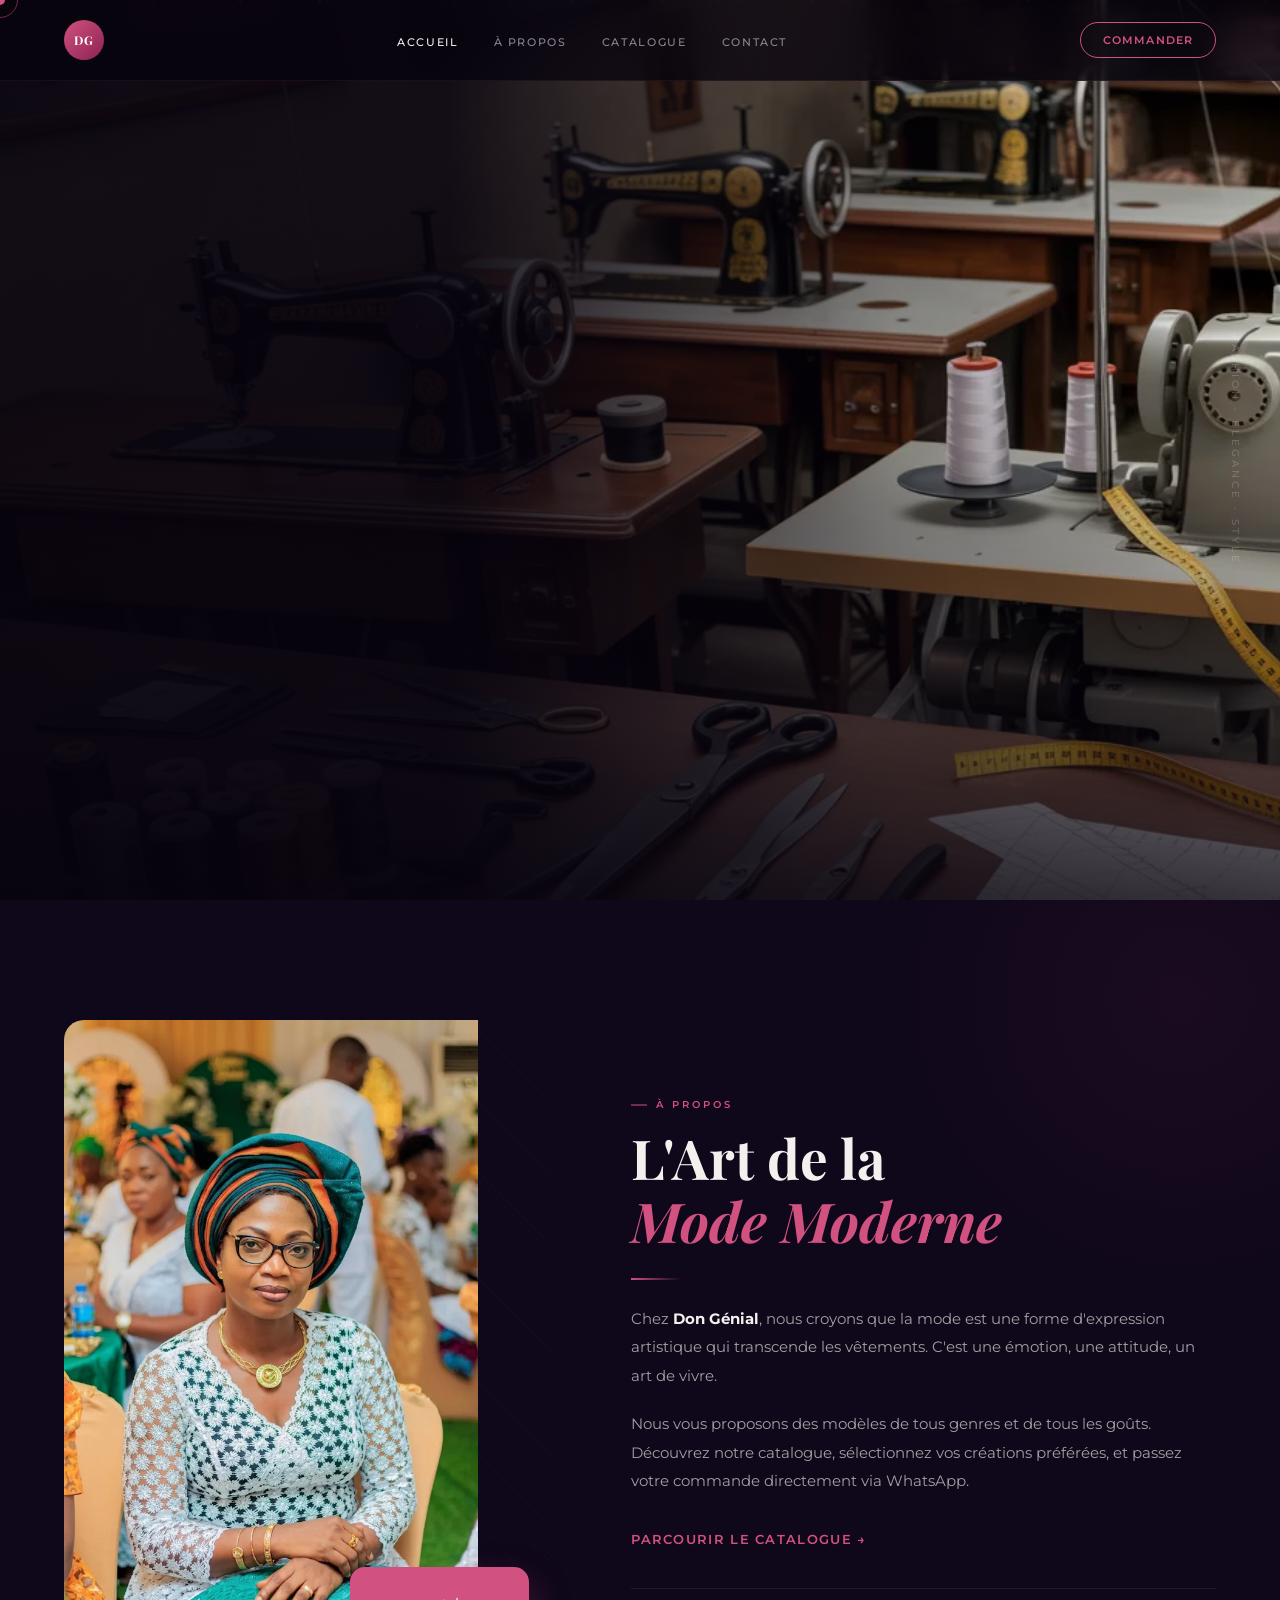
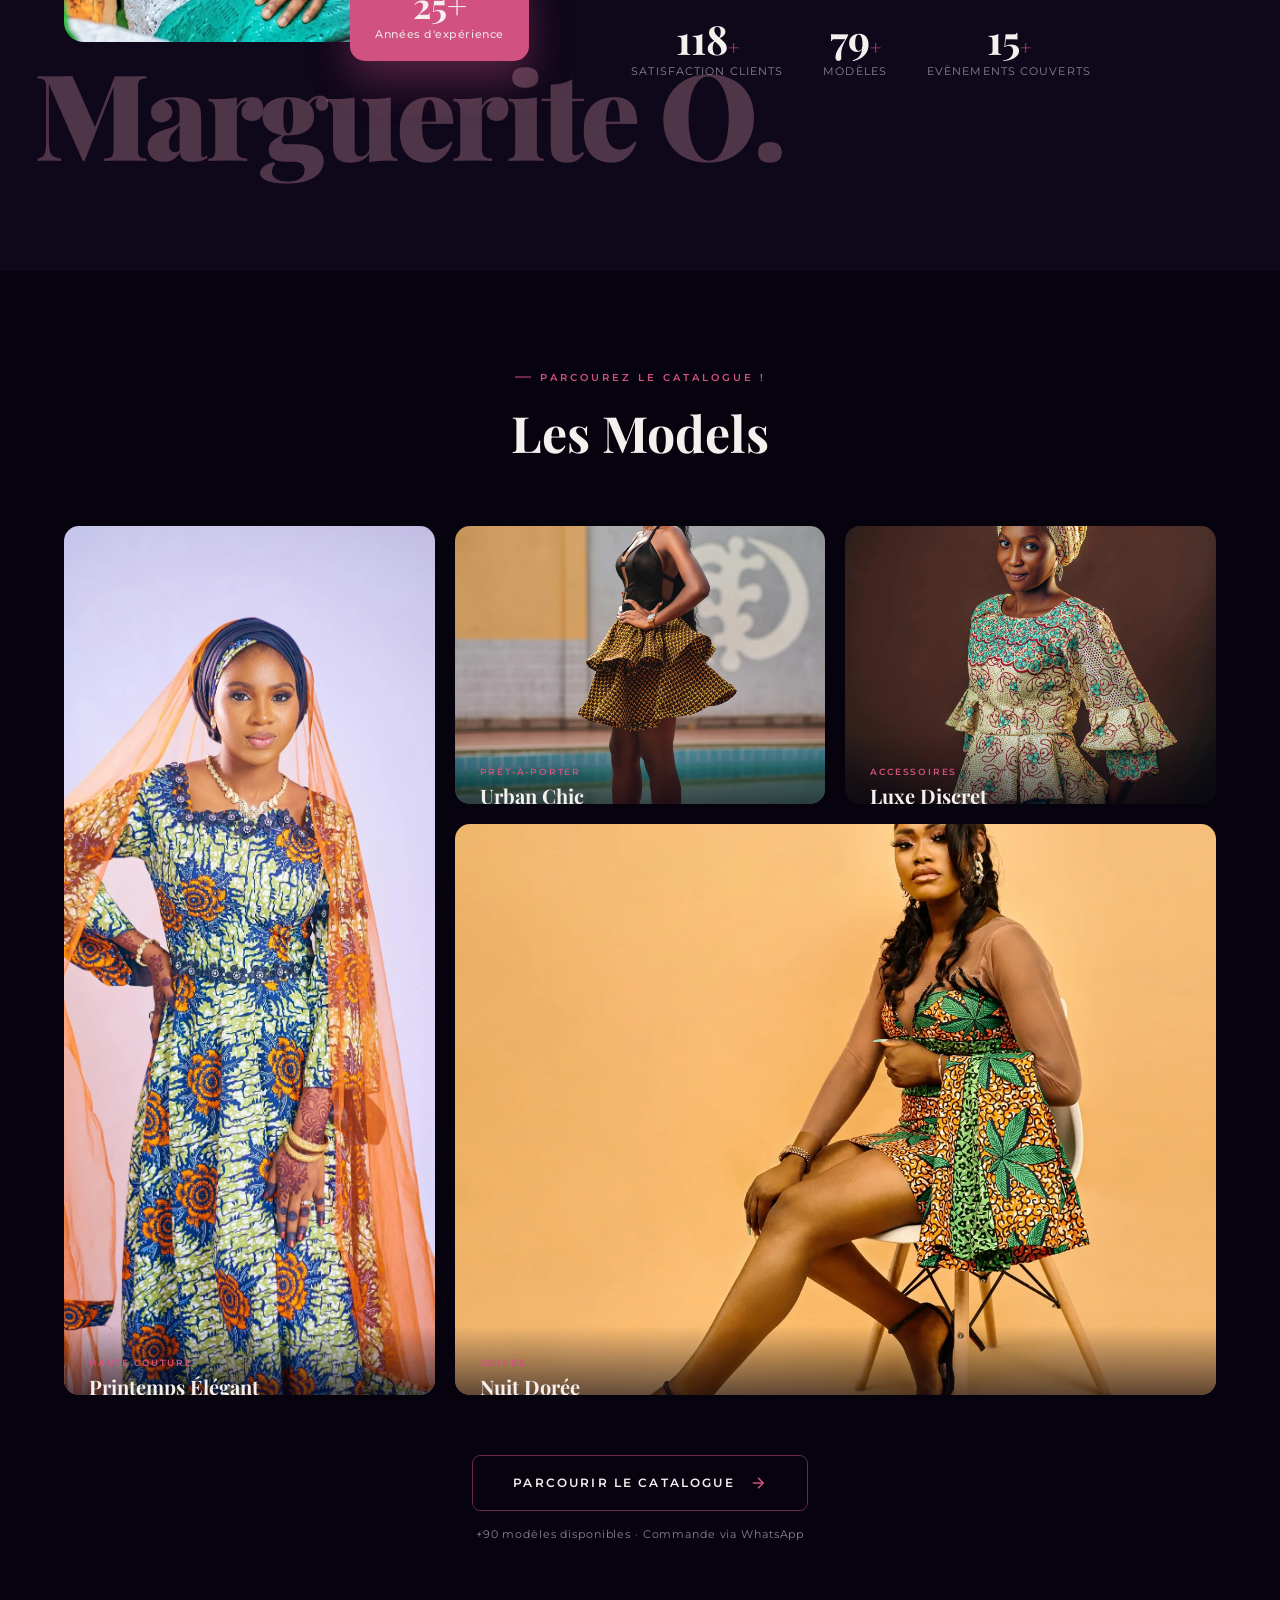
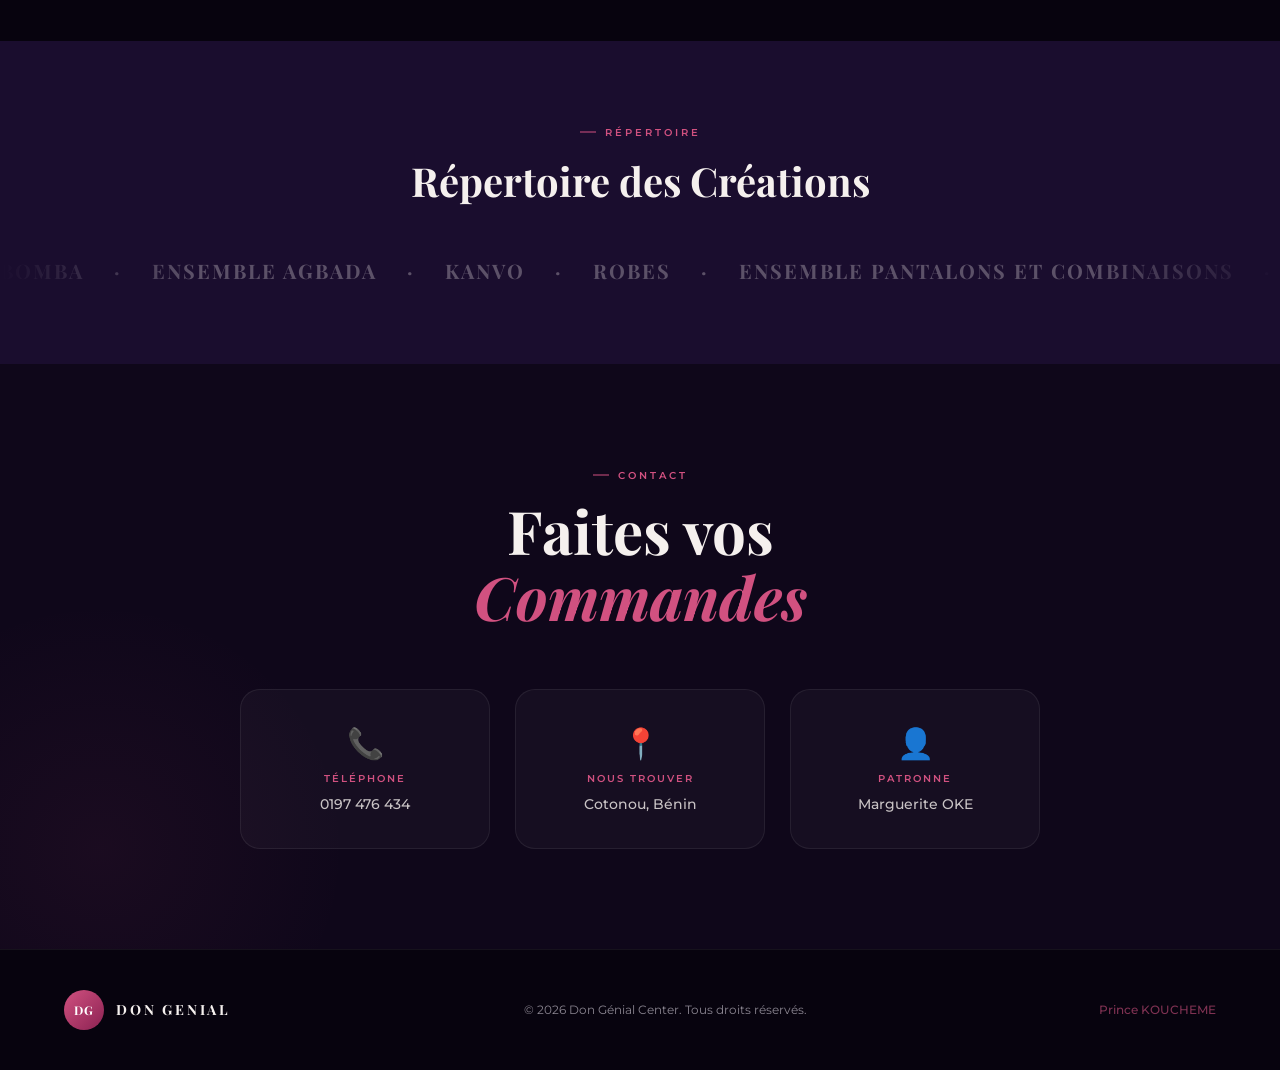
<file: index.html>
<!doctype html>
<html lang="fr">
  <head>
    <meta charset="UTF-8" />
    <meta name="viewport" content="width=device-width, initial-scale=1.0" />

    <title>
      Don Génial — Atelier de Couture Sur-Mesure à Cotonou | Mode Africaine
    </title>
    <meta
      name="description"
      content="Don Génial, atelier de couture haut de gamme à Cotonou. Robes, tailleurs, boubous, kaftans sur-mesure. Plus de 90 modèles. Commandez via WhatsApp. 25 ans d'expérience."
    />
    <meta
      name="keywords"
      content="couture Cotonou, atelier couture Bénin, robe sur-mesure, tailleur africain, mode africaine, wax Cotonou, couturière Bénin, Don Génial, Marguerite Oké"
    />
    <meta name="author" content="Don Génial Center — Marguerite Oké" />
    <meta name="robots" content="index, follow" />
    <link
      rel="canonical"
      href="https://margueriteoke-don-genial-officiel.netlify.app/"
    />

    <meta property="og:type" content="website" />
    <meta
      property="og:url"
      content="https://margueriteoke-don-genial-officiel.netlify.app/"
    />
    <meta
      property="og:title"
      content="Don Génial — Atelier de Couture Sur-Mesure à Cotonou"
    />
    <meta
      property="og:description"
      content="Plus de 90 modèles de mode africaine sur-mesure. Robes, tailleurs, boubous, kaftans. Commandez directement via WhatsApp."
    />
    <meta
      property="og:image"
      content="https://margueriteoke-don-genial-officiel.netlify.app/images/og-cover.jpg"
    />
    <meta property="og:image:width" content="1200" />
    <meta property="og:image:height" content="630" />
    <meta property="og:locale" content="fr_BJ" />
    <meta property="og:site_name" content="Don Génial Center" />

    <meta name="twitter:card" content="summary_large_image" />
    <meta
      name="twitter:title"
      content="Don Génial — Atelier de Couture à Cotonou"
    />
    <meta
      name="twitter:description"
      content="Mode africaine sur-mesure. 90+ modèles. Commandez via WhatsApp."
    />
    <meta
      name="twitter:image"
      content="https://margueriteoke-don-genial-officiel.netlify.app/images/og-cover.jpg"
    />

    <link
      rel="icon"
      type="image/png"
      sizes="32x32"
      href="./images/favicon.png"
    />
    <link rel="apple-touch-icon" href="./images/favicon.png" />

    <link rel="preconnect" href="https://fonts.googleapis.com" />
    <link rel="preconnect" href="https://fonts.gstatic.com" crossorigin />
    <link
      rel="preload"
      as="style"
      href="https://fonts.googleapis.com/css2?family=Playfair+Display:ital,wght@0,400;0,700;0,900;1,400;1,700&family=Montserrat:wght@300;400;500;600&family=Cormorant+Garamond:ital,wght@0,300;1,300&display=swap"
    />
    <link
      href="https://fonts.googleapis.com/css2?family=Playfair+Display:ital,wght@0,400;0,700;0,900;1,400;1,700&family=Montserrat:wght@300;400;500;600&family=Cormorant+Garamond:ital,wght@0,300;1,300&display=swap"
      rel="stylesheet"
      media="print"
      onload="this.media = 'all'"
    />
    <noscript
      ><link
        href="https://fonts.googleapis.com/css2?family=Playfair+Display:ital,wght@0,400;0,700;0,900;1,400;1,700&family=Montserrat:wght@300;400;500;600&family=Cormorant+Garamond:ital,wght@0,300;1,300&display=swap"
        rel="stylesheet"
    /></noscript>

    <script type="application/ld+json">
      {
        "@context": "https://schema.org",
        "@type": "ClothingStore",
        "name": "Don Génial Center",
        "description": "Atelier de couture sur-mesure spécialisé en mode africaine et internationale à Cotonou, Bénin.",
        "url": "https://margueriteoke-don-genial-officiel.netlify.app/",
        "telephone": "+22997476434",
        "email": "kouchemep@gmail.com",
        "address": {
          "@type": "PostalAddress",
          "addressLocality": "Cotonou",
          "addressCountry": "BJ"
        },
        "founder": {
          "@type": "Person",
          "name": "Marguerite Oké"
        },
        "image": "https://margueriteoke-don-genial-officiel.netlify.app/images/og-cover.jpg",
        "priceRange": "$$",
        "paymentAccepted": "Espèces, Mobile Money",
        "hasMap": "https://maps.google.com/?q=Cotonou+Benin",
        "openingHours": "Mo-Sa 08:00-18:00",
        "sameAs": ["https://wa.me/22997476434"]
      }
    </script>

    <link rel="stylesheet" href="css/style.css" />
  </head>
  <body>
    <!-- PRELOADER -->
    <div class="preloader" id="preloader">
      <div class="preloader-inner">
        <div class="preloader-line"></div>
        <span class="preloader-text">DON GENIAL</span>
        <div class="preloader-line"></div>
      </div>
    </div>

    <!-- CURSOR -->
    <div class="cursor" id="cursor"></div>
    <div class="cursor-follower" id="cursorFollower"></div>

    <!-- NAVBAR -->
    <nav class="navbar" id="navbar">
      <div class="nav-logo">
        <div class="logo-circle">
          <span>DG</span>
        </div>
        <!-- <span class="logo-text">DON GENIAL</span> -->
      </div>
      <ul class="nav-links">
        <li><a href="#hero" class="nav-link">Accueil</a></li>
        <li><a href="#about" class="nav-link">À propos</a></li>
        <li><a href="#collection" class="nav-link">Catalogue</a></li>
        <li><a href="#contact" class="nav-link">Contact</a></li>
      </ul>
      <div class="nav-cta">
        <a
          href="https://wa.me/22997476434?text=Bonjour%20Don%20G%C3%A9nial%2C%20je%20voudrais%20en%20savoir%20plus%20sur%20vos%20cr%C3%A9ations"
          target="_blank"
          class="btn-trailer"
        >
          Commander
        </a>
      </div>
      <button
        class="hamburger"
        id="hamburger"
        aria-label="Ouvrir le menu"
        aria-expanded="false"
      >
        <span></span><span></span><span></span>
      </button>
    </nav>

    <!-- MOBILE MENU -->
    <div class="mobile-menu" id="mobileMenu">
      <button class="mobile-close" id="mobileClose" aria-label="Fermer le menu">
        <svg width="24" height="24" viewBox="0 0 24 24" fill="none" stroke="currentColor" stroke-width="2.5"><path d="M18 6L6 18M6 6l12 12"/></svg>
      </button>
      <ul>
        <li><a href="#hero" class="mob-link">Accueil</a></li>
        <li><a href="#about" class="mob-link">À propos</a></li>
        <li><a href="#collection" class="mob-link">Catalogue</a></li>
        <li><a href="#contact" class="mob-link">Contact</a></li>
        <li>
          <a href="#trailer" class="mob-link" id="openTrailerMob"
            >Bande d'annonce</a
          >
        </li>
      </ul>
      <p class="mob-contact">0154110930 · kouchemep@gmail.com</p>
    </div>

    <!-- HERO SECTION -->
    <section class="hero" id="hero">
      <div class="hero-bg">
        <div class="hero-gradient"></div>
        <div class="hero-particles" id="particles"></div>
        <!-- IMAGE PLACEHOLDER - remplacez src par votre cover.jpg -->
        <div class="hero-img-container">
          <img src="./images/cover.webp" alt="" loading="lazy" decoding="async" width="1920" height="1080" />
          <div class="hero-img-placeholder">
            <div class="placeholder-pattern"></div>
            <span class="placeholder-text"></span>
          </div>
        </div>
      </div>

      <div class="hero-content">
        <div class="hero-tag reveal-up delay-1">
          <span class="tag-dot"></span>
          <span>ATELIER DE COUTURE</span>
        </div>
        <h1 class="hero-title reveal-up delay-2">
          <span class="title-line italic-line">DON</span>
          <span class="title-line accent-line">Génial</span>
        </h1>
        <p class="hero-quote reveal-up delay-3">
          La mode n'est pas uniquement dans vêtements.<br />
          La mode est dans l'air, portée par le vent… <br />
          <em>
            Chez nous, on l'attrape au vol, pour la coudre en tenues sur-mesure.
            <br />
            Bienvenu.e chez nous.
          </em>
        </p>
        <div class="hero-actions reveal-up delay-4">
          <div class="nav-cta">
            <a
              href="https://wa.me/22997476434?text=Bonjour%20Don%20G%C3%A9nial%2C%20je%20voudrais%20en%20savoir%20plus%20sur%20vos%20cr%C3%A9ations"
              target="_blank"
              class="btn-trailer"
            >
              Commander
            </a>
          </div>
          <a href="#about" class="btn-secondary">
            Découvrir
            <span class="arrow-anim">→</span>
          </a>
        </div>
      </div>

      <div class="hero-side">
        <div class="side-text">FASHION · ELEGANCE · STYLE</div>
      </div>

      <!-- Floating Partner Button -->
      <a href="#partenaires" class="float-partner reveal-up delay-5">
        <span>Ce qu'on trouve</span>
      </a>
    </section>

    <!-- ABOUT SECTION -->
    <section class="about" id="about">
      <div class="about-grid">
        <div class="about-visual">
          <div class="about-img-wrap">
            <div class="about-img-placeholder">
              <img
                src="./images/Mum.webp"
                alt="Marguerite Oké, fondatrice et couturière de l'atelier Don Génial"
                width="600"
                height="900"
                loading="lazy"
                decoding="async"
              />
            </div>
            <div class="about-badge">
              <span class="badge-num">25+</span>
              <span class="badge-label">Années d'expérience</span>
            </div>
          </div>
          <div class="about-deco-text">Marguerite O.</div>
        </div>
        <div class="about-content">
          <span class="section-label">À PROPOS</span>
          <h2 class="about-title">L'Art de la<br /><em>Mode Moderne</em></h2>
          <div class="about-separator"></div>
          <p class="about-text">
            Chez <strong>Don Génial</strong>, nous croyons que la mode est une
            forme d'expression artistique qui transcende les vêtements. C'est
            une émotion, une attitude, un art de vivre.
          </p>
          <p class="about-text">
            Nous vous proposons des modèles de tous genres et de tous les goûts.
            Découvrez notre catalogue, sélectionnez vos créations préférées, et
            passez votre commande directement via WhatsApp.
          </p>
          <a href="models.html" class="about-cta-link"
            >Parcourir le catalogue →</a
          >
          <div class="about-stats">
            <div class="stat">
              <span class="stat-num" data-count="150">0</span>
              <span class="stat-label">Satisfaction Clients</span>
            </div>
            <div class="stat">
              <span class="stat-num" data-count="100">0</span>
              <span class="stat-label">Modèles</span>
            </div>
            <div class="stat">
              <span class="stat-num" data-count="20">0</span>
              <span class="stat-label">Evènements couverts</span>
            </div>
          </div>
        </div>
      </div>
    </section>

    <!-- COLLECTION SECTION -->
    <section class="collection" id="collection">
      <div class="collection-header">
        <span class="section-label">PARCOUREZ LE CATALOGUE !</span>
        <h2 class="collection-title">Les Models</h2>
      </div> 
      <div class="collection-grid">
        <div class="col-card col-card--large">
          <div class="col-card-img col-card-img--1"></div>
          <div class="col-card-info">
            <span class="col-tag">Haute Couture</span>
            <h3>Printemps Élégant</h3>
          </div>
        </div>
        <div class="col-card">
          <div class="col-card-img col-card-img--2"></div>
          <div class="col-card-info">
            <span class="col-tag">Prêt-à-Porter</span>
            <h3>Urban Chic</h3>
          </div>
        </div>
        <div class="col-card">
          <div class="col-card-img col-card-img--3"></div>
          <div class="col-card-info">
            <span class="col-tag">Accessoires</span>
            <h3>Luxe Discret</h3>
          </div>
        </div>
        <div class="col-card col-card--wide">
          <div class="col-card-img col-card-img--4"></div>
          <div class="col-card-info">
            <span class="col-tag">Soirée</span>
            <h3>Nuit Dorée</h3>
          </div>
        </div>
      </div>
      <!-- CTA VOIR PLUS -->
      <div class="collection-cta">
        <a href="models.html" class="btn-models">
          <span class="btn-models-inner">
            <span class="btn-models-text">Parcourir le catalogue</span>
            <span class="btn-models-icon">
              <svg
                width="18"
                height="18"
                viewBox="0 0 24 24"
                fill="none"
                stroke="currentColor"
                stroke-width="2"
              >
                <path d="M5 12h14M12 5l7 7-7 7" />
              </svg>
            </span>
          </span>
          <span class="btn-models-glow"></span>
        </a>
        <p class="collection-cta-sub">
          +90 modèles disponibles · Commande via WhatsApp
        </p>
      </div>
    </section>

    <!-- PARTENAIRES SECTION -->
    <section class="partenaires" id="partenaires">
      <div class="partenaires-inner">
        <span class="section-label">Répertoire</span>
        <h2>Répertoire des Créations</h2>
        <div class="partners-marquee">
          <div class="marquee-track">
            <span>BOMBA</span><span>·</span> <span>ENSEMBLE AGBADA</span
            ><span>·</span> <span>KANVO</span><span>·</span> <span>ROBES</span
            ><span>·</span> <span>ENSEMBLE PANTALONS ET COMBINAISONS</span
            ><span>·</span> <span>BOUBOU</span><span>·</span>
            <span>ROBE DE MARIEE</span><span>·</span>
            <span>ENSEMBLE TAILLE BASSE</span><span>·</span>
            <span>CUSTOMISATION</span><span>·</span> <span>SOUTANES</span
            ><span>·</span> <span>ROBES</span><span>·</span> <span>BOUBOU</span
            ><span>·</span> <span>AJUSTEMENTS</span><span>·</span>
            <span>TENUES DE NUIT</span><span>·</span> <span>KANVO</span
            ><span>·</span> <span>SOUTANES</span><span>·</span>
          </div>
        </div>
      </div>
    </section>

    <!-- CONTACT SECTION -->
    <section class="contact" id="contact">
      <div class="contact-inner">
        <span class="section-label">CONTACT</span>
        <h2 class="contact-title">Faites vos<br /><em>Commandes</em></h2>
        <div class="contact-cards">
          <a
            href="https://wa.me/22997476434?text=Bonjour%20je%20suis%20intéressé(e)%20par%20vos%20models"
            target="_blank"
            class="contact-card"
          >
            <div class="cc-icon">📞</div>
            <span class="cc-label">Téléphone</span>
            <span class="cc-value">0197 476 434</span>
          </a>
          <div class="contact-card" id="mapTrigger">
            <div class="cc-icon">📍</div>
            <span class="cc-label">Nous trouver</span>
            <span class="cc-value">Cotonou, Bénin</span>
          </div>
          <div class="contact-card">
            <div class="cc-icon">👤</div>
            <span class="cc-label">PATRONNE</span>
            <span class="cc-value">Marguerite OKE</span>
          </div>
        </div>
      </div>
    </section>

    <!-- MAP MODAL -->
    <div class="modal-overlay" id="mapModal">
      <div class="modal-box map-modal-box">
        <button class="modal-close" id="closeMapModal">✕</button>
        <div class="modal-header">
          <span class="section-label">LOCALISATION</span>
          <h3>Nous trouver</h3>
        </div>
        <div class="map-wrap">
          <iframe id="mapIframe" src="https://www.google.com/maps/embed?pb=!1m14!1m12!1m3!1d1352.693072955517!2d2.4400261427510226!3d6.394051185433727!2m3!1f0!2f0!3f0!3m2!1i1024!2i768!4f13.1!5e0!3m2!1sfr!2sbj!4v1783389128887!5m2!1sfr!2sbj" width="600" height="450" style="border:0;" allowfullscreen="" loading="lazy" referrerpolicy="strict-origin-when-cross-origin"></iframe>
        </div>
        <p class="modal-news" style="margin-top: 2rem;">
          <a href="https://www.google.com/maps/dir/?api=1&destination=6.394051,2.440026" target="_blank" class="about-cta-link">Ouvrir l'itinéraire dans Google Maps →</a>
        </p>
      </div>
    </div>

    <!-- FOOTER -->
    <footer class="footer">
      <div class="footer-inner">
        <div class="footer-logo">
          <div class="logo-circle"><span>DG</span></div>
          <span>DON GENIAL</span>
        </div>
        <p class="footer-copy">
          © 2026 Don Génial Center. Tous droits réservés.
        </p>
        <p class="footer-credit">Prince KOUCHEME</p>
      </div>
    </footer>

    <!-- TRAILER MODAL -->
    <div class="modal-overlay" id="trailerModal">
      <div class="modal-box">
        <button class="modal-close" id="closeModal">✕</button>
        <div class="modal-header">
          <span class="section-label">BANDE D'ANNONCE</span>
          <h3>Don Génial — 2026</h3>
        </div>
        <div class="modal-video-wrap">
          <div class="video-placeholder">
            <div class="play-circle">
              <span class="play-icon">▶</span>
            </div>
            <p>Insérez ici l'URL de votre vidéo</p>
            <code>modal-video-wrap → iframe src="…"</code>
          </div>
        </div>
        <p class="modal-news">
          Pas d'actualités pour le moment. Consultez la section
          <a href="#partenaires">Partenaires</a> pour découvrir nos formations
          et collaborations.
        </p>
      </div>
    </div>

    <script src="js/script.js"></script>
  </body>
</html>
</file>
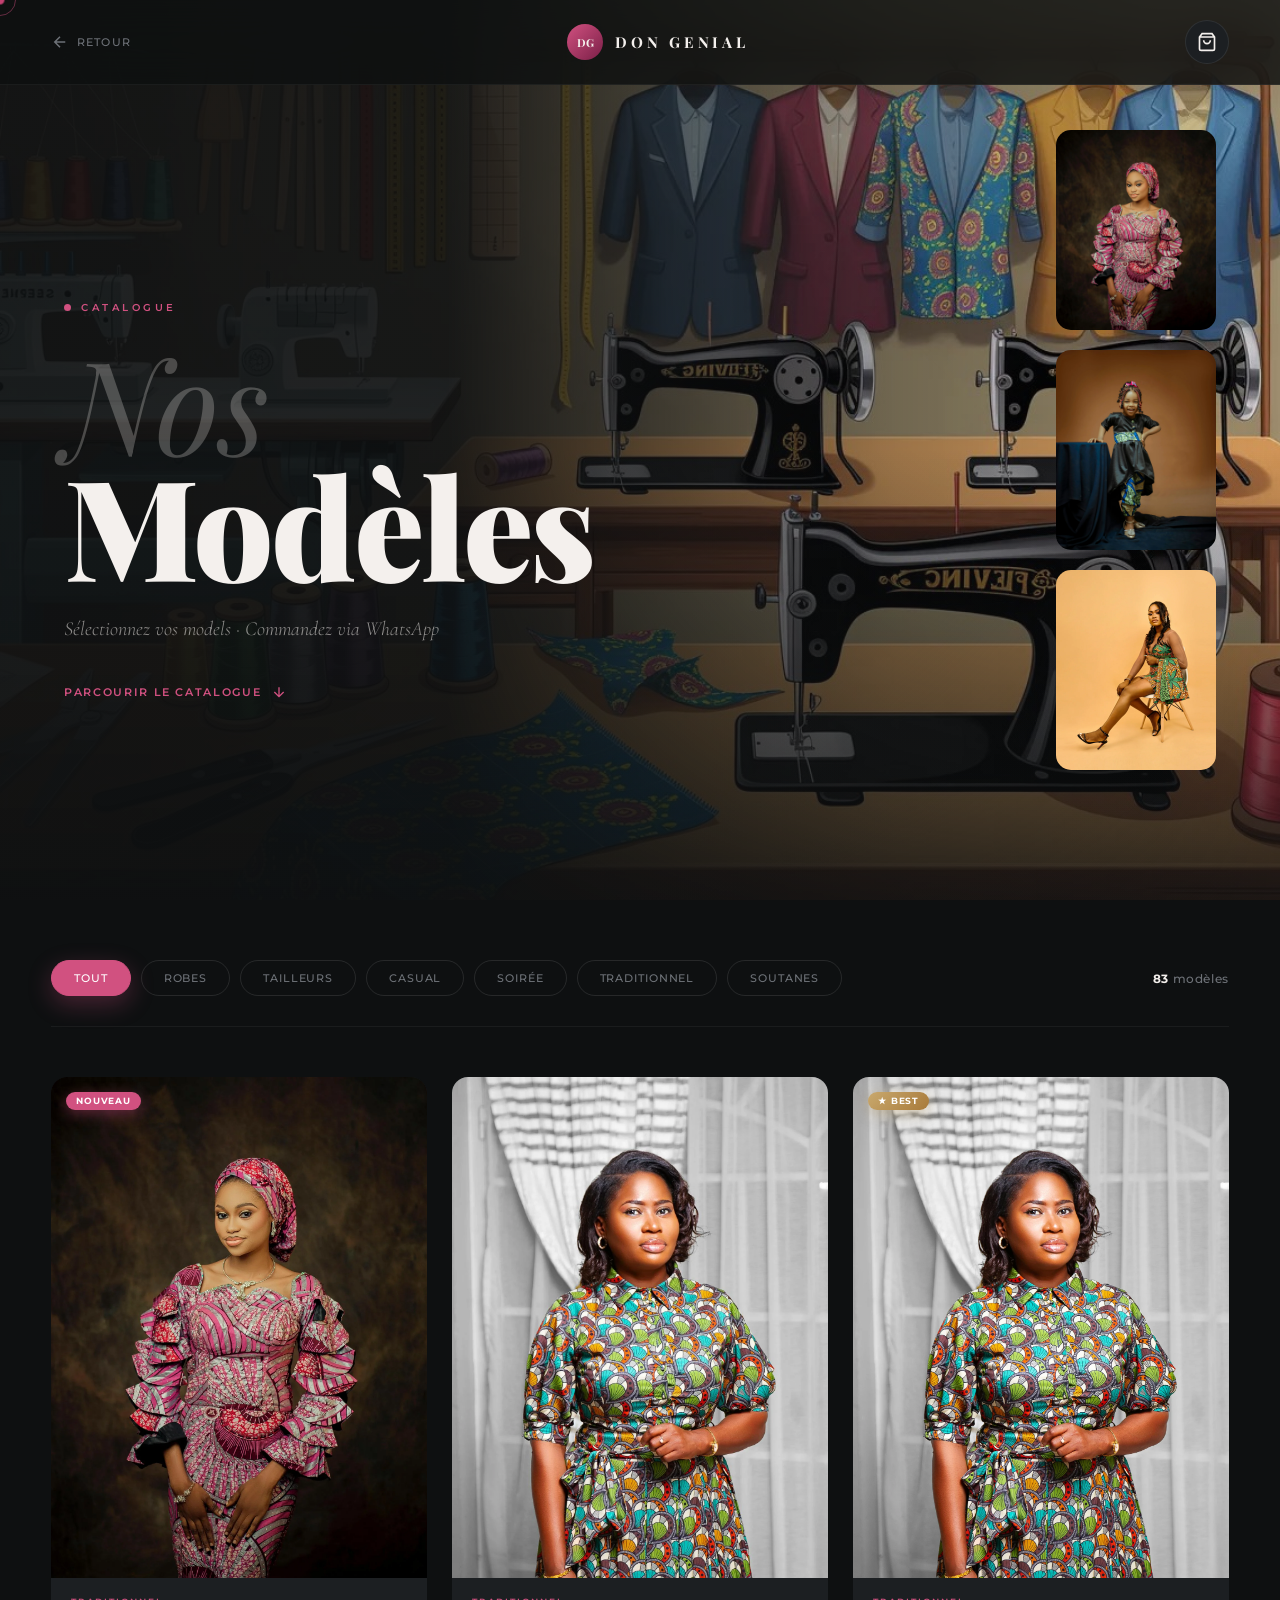
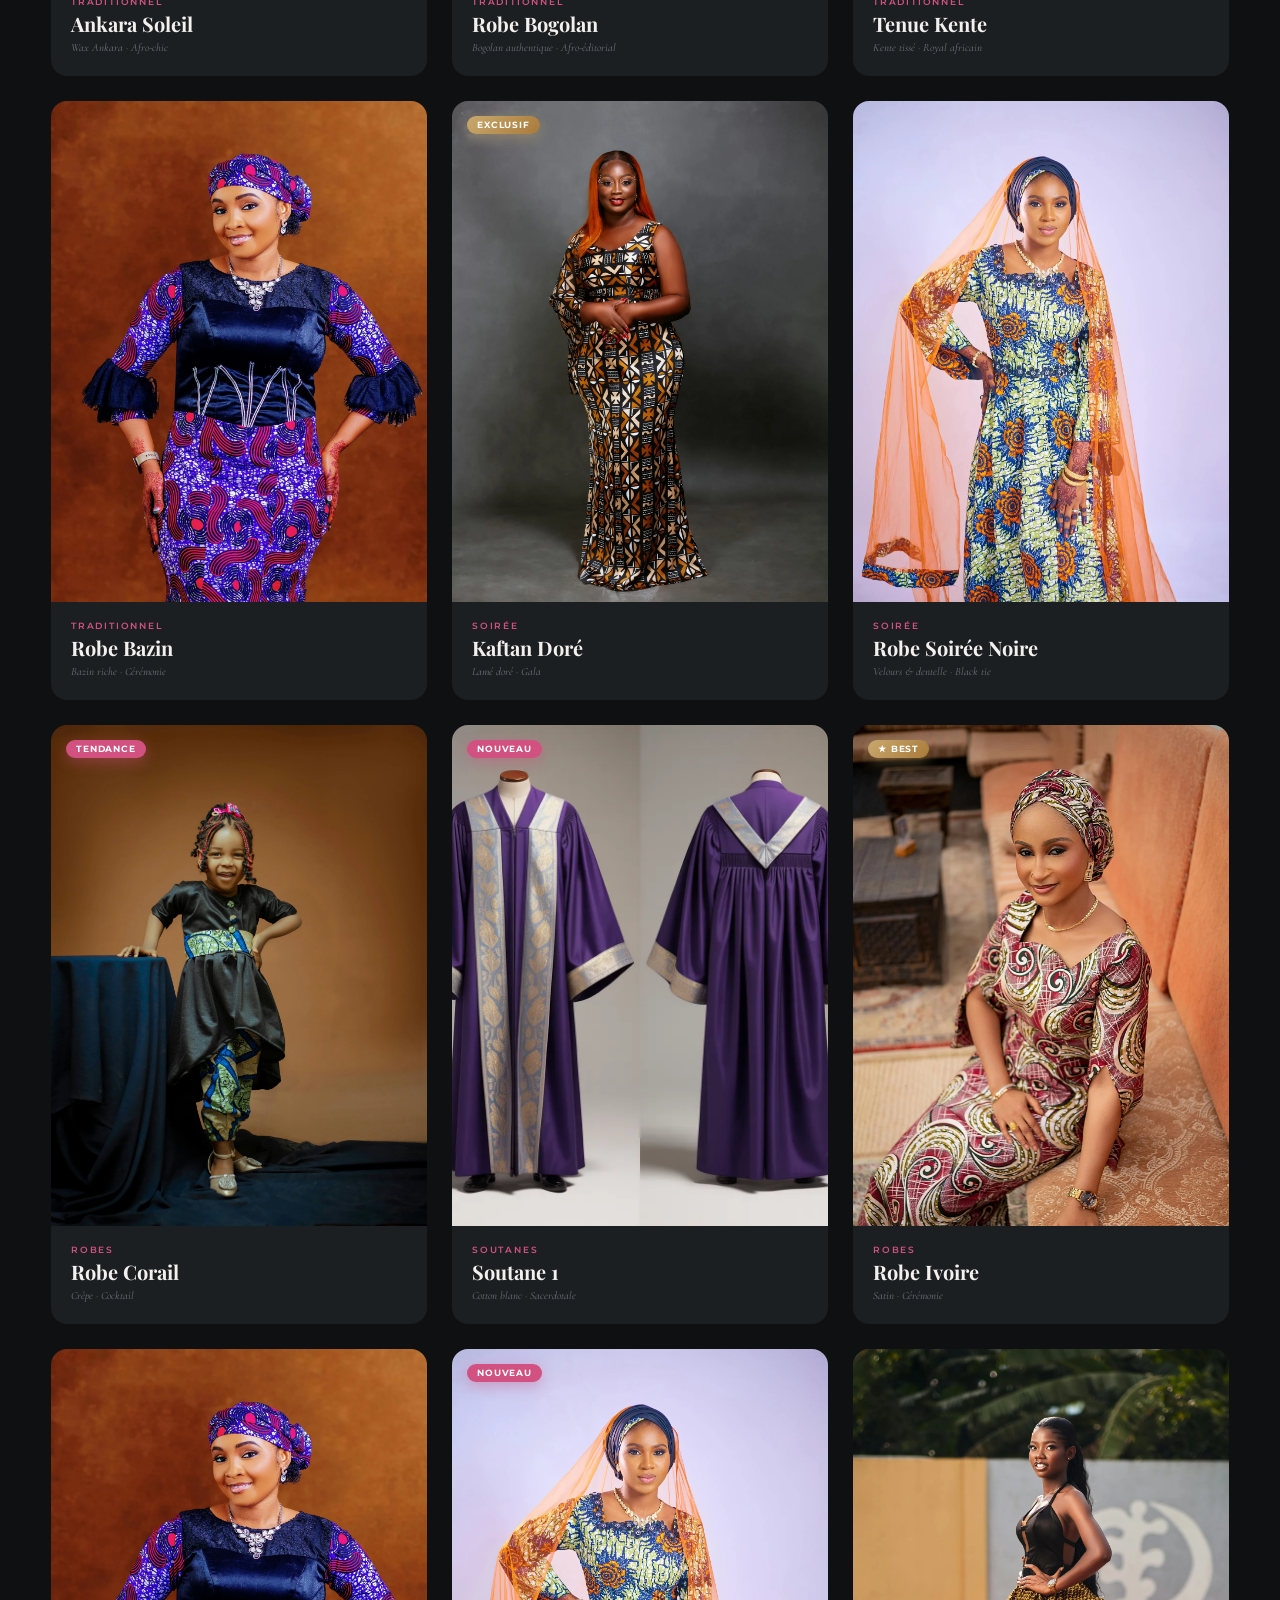
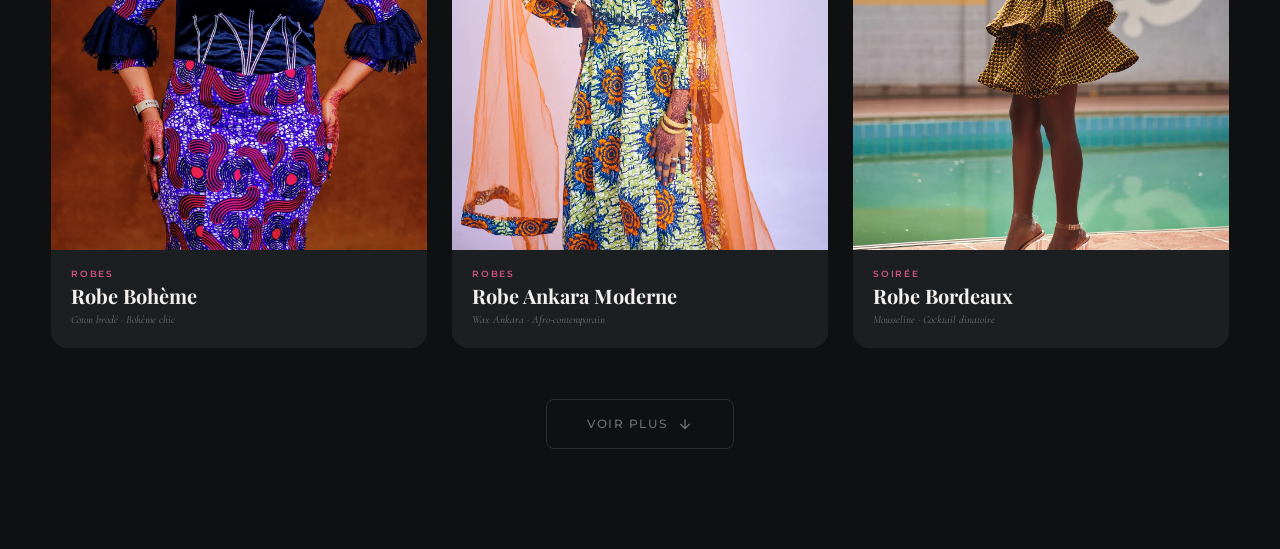
<file: models.html>
<!doctype html>
<html lang="fr">
  <head>
  <meta charset="UTF-8" />
  <meta name="viewport" content="width=device-width, initial-scale=1.0" />
  <title>Catalogue — 90+ Modèles de Mode Africaine | Don Génial Cotonou</title>
  <meta name="description" content="Parcourez le catalogue Don Génial : robes wax, tailleurs africains, boubous, kaftans, tenues de soirée. 90+ modèles sur-mesure. Commandez via WhatsApp depuis Cotonou." />
  <meta name="robots" content="index, follow" />
  <link rel="canonical" href="https://margueriteoke-don-genial-officiel.netlify.app/models.html" />
  <meta property="og:title" content="Catalogue Mode Africaine — Don Génial" />
  <meta property="og:description" content="90+ modèles sur-mesure disponibles. Robes, tailleurs, boubous, soirée. Commandez via WhatsApp." />
  <meta property="og:image" content="https://margueriteoke-don-genial-officiel.netlify.app/images/og-cover.jpg" />
  <meta property="og:url" content="https://margueriteoke-don-genial-officiel.netlify.app/models.html" />
  <link rel="icon" type="image/png" href="./images/favicon.png">
  <link rel="preconnect" href="https://fonts.googleapis.com" />
  <link rel="preconnect" href="https://fonts.gstatic.com" crossorigin />
  <link href="https://fonts.googleapis.com/css2?family=Playfair+Display:ital,wght@0,400;0,700;0,900;1,400&family=Montserrat:wght@300;400;500;600;700&family=Cormorant+Garamond:ital,wght@0,300;1,300&display=swap" rel="stylesheet" />
  <link rel="stylesheet" href="css/models.css" />
</head>
  <body>
    <!-- CURSOR -->
    <div class="cursor" id="cursor"></div>
    <div class="cursor-follower" id="cursorFollower"></div>

    <!-- NAVBAR -->
    <nav class="navbar" id="navbar">
      <a href="index.html" class="nav-back">
        <svg
          width="18"
          height="18"
          viewBox="0 0 24 24"
          fill="none"
          stroke="currentColor"
          stroke-width="2"
        >
          <path d="M19 12H5M12 19l-7-7 7-7" />
        </svg>
        <span>Retour</span>
      </a>
      <div class="nav-logo">
        <div class="logo-circle"><span>DG</span></div>
        <span class="logo-text">DON GENIAL</span>
      </div>
      <button class="cart-btn" id="cartBtn">
        <svg
          width="20"
          height="20"
          viewBox="0 0 24 24"
          fill="none"
          stroke="currentColor"
          stroke-width="2"
        >
          <path
            d="M6 2L3 6v14a2 2 0 002 2h14a2 2 0 002-2V6l-3-4zM3 6h18M16 10a4 4 0 01-8 0"
          />
        </svg>
        <span class="cart-count" id="cartCount">0</span>
      </button>
    </nav>

    <!-- HERO LOOKBOOK -->
    <section class="lookbook-hero" style="">
      <div class="lh-bg">
        <div class="lh-grain"></div>
        <div class="lh-gradient"></div>
      </div>
      <div class="lh-content">
        <span class="lh-label">
          <span class="lh-dot"></span>
          CATALOGUE
        </span>
        <h1 class="lh-title">
          <span class="lh-t1">Nos</span>
          <span class="lh-t2">Modèles</span>
        </h1>
        <p class="lh-sub">Sélectionnez vos models · Commandez via WhatsApp</p>
        <a href="#galerie" class="lh-scroll-cta">
          <span>Parcourir le catalogue</span>
          <svg
            width="16"
            height="16"
            viewBox="0 0 24 24"
            fill="none"
            stroke="currentColor"
            stroke-width="2"
          >
            <path d="M12 5v14M5 12l7 7 7-7" />
          </svg>
        </a>
      </div>
      <!-- Cinematic floating cards preview -->
      <div class="lh-floaters">
        <div class="lh-float lh-float--1" data-id="1"></div>
        <div class="lh-float lh-float--2" data-id="7"></div>
        <div class="lh-float lh-float--3" data-id="13"></div>
      </div>
    </section>

    <!-- FILTERS + GALLERY -->
    <section class="galerie" id="galerie">
      <div class="galerie-header">
        <div class="filters" id="filters">
          <button class="filter-btn active" data-filter="all">Tout</button>
          <button class="filter-btn" data-filter="robe">Robes</button>
          <button class="filter-btn" data-filter="tailleur">Tailleurs</button>
          <button class="filter-btn" data-filter="casual">Casual</button>
          <button class="filter-btn" data-filter="soiree">Soirée</button>
          <button class="filter-btn" data-filter="traditionnel">
            Traditionnel
          </button>
          <button class="filter-btn" data-filter="Soutanes">
            Soutanes
          </button>
        </div>
        <div class="galerie-count">
          <span id="visibleCount">42</span> modèles
        </div>
      </div>

      <div class="models-grid" id="modelsGrid">
        <!-- injected by JS -->
      </div>

      <div class="load-more-wrap">
        <button class="load-more-btn" id="loadMoreBtn">
          <span>Voir plus</span>
          <svg
            width="16"
            height="16"
            viewBox="0 0 24 24"
            fill="none"
            stroke="currentColor"
            stroke-width="2"
          >
            <path d="M12 5v14M5 12l7 7 7-7" />
          </svg>
        </button>
      </div>
    </section>

    <!-- CART SIDEBAR -->
    <div class="cart-overlay" id="cartOverlay"></div>
    <aside class="cart-sidebar" id="cartSidebar">
      <div class="cart-header">
        <div>
          <h3 class="cart-title">Mon Panier</h3>
          <p class="cart-subtitle" id="cartSubtitle">0 modèle sélectionné</p>
        </div>
        <button class="cart-close-btn" id="cartClose">
          <svg
            width="20"
            height="20"
            viewBox="0 0 24 24"
            fill="none"
            stroke="currentColor"
            stroke-width="2"
          >
            <path d="M18 6L6 18M6 6l12 12" />
          </svg>
        </button>
      </div>
      <div class="cart-items" id="cartItems">
        <div class="cart-empty" id="cartEmpty">
          <div class="cart-empty-icon">
            <svg
              width="40"
              height="40"
              viewBox="0 0 24 24"
              fill="none"
              stroke="currentColor"
              stroke-width="1.5"
            >
              <path
                d="M6 2L3 6v14a2 2 0 002 2h14a2 2 0 002-2V6l-3-4zM3 6h18M16 10a4 4 0 01-8 0"
              />
            </svg>
          </div>
          <p>Votre panier est vide</p>
          <span>Ajoutez des modèles pour commander</span>
        </div>
      </div>
      <div class="cart-footer" id="cartFooter" style="display: none">
        <div class="cart-total">
          <span>Total sélectionné</span>
          <span id="cartTotalCount">0 modèles</span>
        </div>
        <button class="cart-order-btn" id="orderBtn">
          <svg
            width="20"
            height="20"
            viewBox="0 0 24 24"
            fill="none"
            stroke="currentColor"
            stroke-width="2"
          >
            <path
              d="M22 16.92v3a2 2 0 01-2.18 2 19.79 19.79 0 01-8.63-3.07A19.5 19.5 0 013.07 9.82a19.79 19.79 0 01-3.07-8.67A2 2 0 012 1h3a2 2 0 012 1.72c.127.96.361 1.903.7 2.81a2 2 0 01-.45 2.11L6.09 8.91a16 16 0 006 6l1.27-1.27a2 2 0 012.11-.45c.907.339 1.85.573 2.81.7A2 2 0 0122 16.92z"
            />
          </svg>
          Commander via WhatsApp
        </button>
        <p class="cart-order-note">
          Vous serez redirigé(e) vers WhatsApp avec votre sélection
        </p>
      </div>
    </aside>

    <!-- MODEL LIGHTBOX -->
    <div class="lightbox-overlay" id="lightboxOverlay">
      <button class="lb-close" id="lbClose">
        <svg
          width="24"
          height="24"
          viewBox="0 0 24 24"
          fill="none"
          stroke="currentColor"
          stroke-width="2"
        >
          <path d="M18 6L6 18M6 6l12 12" />
        </svg>
      </button>
      <button class="lb-prev" id="lbPrev">
        <svg
          width="24"
          height="24"
          viewBox="0 0 24 24"
          fill="none"
          stroke="currentColor"
          stroke-width="2"
        >
          <path d="M15 18l-6-6 6-6" />
        </svg>
      </button>
      <button class="lb-next" id="lbNext">
        <svg
          width="24"
          height="24"
          viewBox="0 0 24 24"
          fill="none"
          stroke="currentColor"
          stroke-width="2"
        >
          <path d="M9 18l6-6-6-6" />
        </svg>
      </button>
      <div class="lb-content">
        <div class="lb-img-wrap">
          <div class="lb-img" id="lbImg"></div>
        </div>
        <div class="lb-info">
          <span class="lb-tag" id="lbTag"></span>
          <h2 class="lb-title" id="lbTitle"></h2>
          <p class="lb-desc" id="lbDesc"></p>
          <div class="lb-meta">
            <div class="lb-meta-item">
              <span class="lb-meta-label">Matière</span>
              <span class="lb-meta-val" id="lbMat"></span>
            </div>
            <div class="lb-meta-item">
              <span class="lb-meta-label">Style</span>
              <span class="lb-meta-val" id="lbStyle"></span>
            </div>
            <div class="lb-meta-item">
              <span class="lb-meta-label">Taille</span>
              <span class="lb-meta-val">S · M · L · XL</span>
            </div>
          </div>
          <button class="lb-add-btn" id="lbAddBtn">
            <svg
              width="18"
              height="18"
              viewBox="0 0 24 24"
              fill="none"
              stroke="currentColor"
              stroke-width="2"
            >
              <path d="M12 5v14M5 12h14" />
            </svg>
            Ajouter au panier
          </button>
        </div>
      </div>
    </div>

    <!-- TOAST -->
    <div class="toast" id="toast">
      <svg
        width="16"
        height="16"
        viewBox="0 0 24 24"
        fill="none"
        stroke="currentColor"
        stroke-width="2.5"
      >
        <path d="M20 6L9 17l-5-5" />
      </svg>
      <span id="toastMsg">Modèle ajouté au panier</span>
    </div>

    <script src="js/models.js"></script>
  </body>
</html>
</file>
<file: css/style.css>
/* ===========================
   THE BEAUTY — MODERN CSS
   =========================== */

:root {
  --pink: #d15180;
  --pink-lt: #e9afd5;
  --dark: #07030e;
  --dark-2: #0f071a;
  --dark-3: #1a0d2e;
  --white: #f5f0ee;
  --grey: #8a8590;
  --gold: #c9a96e;
  --font-display: "Playfair Display", serif;
  --font-body: "Montserrat", sans-serif;
  --font-accent: "Cormorant Garamond", serif;
  --transition: cubic-bezier(0.4, 0, 0.2, 1);
}

*,
*::before,
*::after {
  margin: 0;
  padding: 0;
  box-sizing: border-box;
  text-decoration: none;
}

html {
  font-size: 62.5%;
  scroll-behavior: smooth;
  overflow-x: hidden;
}

html::-webkit-scrollbar {
  width: 4px;
}
html::-webkit-scrollbar-track {
  background: var(--dark);
}
html::-webkit-scrollbar-thumb {
  background: var(--pink);
  border-radius: 10px;
}

body {
  background: var(--dark);
  color: var(--white);
  font-family: var(--font-body);
  font-size: 1.6rem;
  overflow-x: hidden;
  cursor: none;
}

/* ======= CURSOR ======= */
.cursor {
  width: 10px;
  height: 10px;
  background: var(--pink);
  border-radius: 50%;
  position: fixed;
  top: 0;
  left: 0;
  pointer-events: none;
  z-index: 9999;
  transition:
    transform 0.1s var(--transition),
    background 0.2s;
  transform: translate(-50%, -50%);
}
.cursor-follower {
  width: 36px;
  height: 36px;
  border: 1.5px solid rgba(209, 81, 128, 0.5);
  border-radius: 50%;
  position: fixed;
  top: 0;
  left: 0;
  pointer-events: none;
  z-index: 9998;
  transition:
    transform 0.18s var(--transition),
    width 0.25s,
    height 0.25s,
    border-color 0.2s;
  transform: translate(-50%, -50%);
}
body:hover .cursor-follower {
  border-color: rgba(209, 81, 128, 0.8);
}

/* ======= PRELOADER ======= */
.preloader {
  position: fixed;
  inset: 0;
  background: var(--dark);
  z-index: 10000;
  display: flex;
  align-items: center;
  justify-content: center;
  transition:
    opacity 0.8s var(--transition),
    visibility 0.8s;
}
.preloader.done {
  opacity: 0;
  visibility: hidden;
}
.preloader-inner {
  display: flex;
  flex-direction: column;
  align-items: center;
  gap: 1.2rem;
}
.preloader-text {
  font-family: var(--font-display);
  font-size: 2.8rem;
  font-weight: 700;
  letter-spacing: 0.4em;
  color: var(--white);
  animation: preloaderFade 1.5s ease-in-out infinite alternate;
}
.preloader-line {
  width: 0;
  height: 1px;
  background: var(--pink);
  animation: lineGrow 1.5s var(--transition) forwards;
}
@keyframes lineGrow {
  to {
    width: 16rem;
  }
}
@keyframes preloaderFade {
  from {
    opacity: 0.3;
  }
  to {
    opacity: 1;
  }
}

/* ======= NAVBAR ======= */
.navbar {
  position: fixed;
  top: 0;
  left: 0;
  right: 0;
  z-index: 1000;
  display: flex;
  align-items: center;
  justify-content: space-between;
  padding: 2rem 5%;
  backdrop-filter: blur(20px);
  -webkit-backdrop-filter: blur(20px);
  background: rgba(7, 3, 14, 0.75);
  border-bottom: 1px solid rgba(209, 81, 128, 0.1);
  transition:
    padding 0.3s var(--transition),
    background 0.3s;
}
.navbar.scrolled {
  padding: 1.4rem 5%;
  background: rgba(7, 3, 14, 0.95);
}
.nav-logo {
  display: flex;
  align-items: center;
  gap: 1.2rem;
}
.logo-circle {
  width: 4rem;
  height: 4rem;
  background: linear-gradient(135deg, var(--pink), #8b2252);
  border-radius: 50%;
  display: flex;
  align-items: center;
  justify-content: center;
  font-family: var(--font-display);
  font-size: 1.2rem;
  font-weight: 700;
  letter-spacing: 0.05em;
  color: white;
  flex-shrink: 0;
}
.logo-text {
  font-family: var(--font-display);
  font-size: 1.6rem;
  font-weight: 700;
  letter-spacing: 0.25em;
  color: var(--white);
}
.nav-links {
  list-style: none;
  display: flex;
  gap: 3.5rem;
}
.nav-link {
  font-family: var(--font-body);
  font-size: 1.1rem;
  font-weight: 500;
  letter-spacing: 0.15em;
  color: var(--grey);
  text-transform: uppercase;
  position: relative;
  transition: color 0.3s;
}
.nav-link::after {
  content: "";
  position: absolute;
  bottom: -4px;
  left: 0;
  width: 0;
  height: 1px;
  background: var(--pink);
  transition: width 0.3s var(--transition);
}
.nav-link:hover {
  color: var(--white);
}
.nav-link:hover::after {
  width: 100%;
}
.btn-trailer {
  display: flex;
  align-items: center;
  gap: 0.8rem;
  padding: 1rem 2.2rem;
  border: 1.5px solid var(--pink);
  border-radius: 10rem;
  font-size: 1.1rem;
  font-weight: 600;
  letter-spacing: 0.1em;
  color: var(--pink);
  text-transform: uppercase;
  transition: all 0.3s var(--transition);
}
.btn-trailer:hover {
  background: var(--pink);
  color: white;
  box-shadow: 0 0 30px rgba(209, 81, 128, 0.4);
}
.btn-icon {
  font-size: 0.9rem;
}
.hamburger {
  display: none;
  flex-direction: column;
  gap: 5px;
  background: none;
  border: none;
  cursor: pointer;
  padding: 5px;
}
.hamburger span {
  display: block;
  width: 26px;
  height: 2px;
  background: var(--white);
  border-radius: 2px;
  transition: 0.3s;
  transform-origin: center;
}
.hamburger.open span:nth-child(1) {
  transform: translateY(7px) rotate(45deg);
}
.hamburger.open span:nth-child(2) {
  opacity: 0;
}
.hamburger.open span:nth-child(3) {
  transform: translateY(-7px) rotate(-45deg);
}

/* ======= MOBILE MENU ======= */
.mobile-menu {
  display: none;
  position: fixed;
  inset: 0;
  background: rgba(7, 3, 14, 0.98);
  z-index: 999;
  flex-direction: column;
  align-items: center;
  justify-content: center;
  gap: 3rem;
  transform: translateX(100%);
  transition: transform 0.4s var(--transition);
}
.mobile-menu.open {
  transform: translateX(0);
  display: flex;
}
.mobile-close {
    position: absolute;
    top: 1.5rem;
    right: 1.5rem;
    width: 4.4rem;
    height: 4.4rem;
    display: flex;
    align-items: center;
    justify-content: center;
    background: rgba(255,255,255,0.08);
    border: 1px solid rgba(255,255,255,0.12);
    border-radius: 50%;
    font-size: 2.5rem;
    color: var(--white);
    cursor: pointer;
    z-index: 10;
    transition: background 0.25s, transform 0.25s;
  }
  .mobile-close:hover,
  .mobile-close:active {
    background: var(--pink);
    transform: scale(1.1);
  }
  .mobile-close svg {
    display: block;
  }
.mobile-menu ul {
  list-style: none;
  text-align: center;
}
.mob-link {
  display: block;
  font-family: var(--font-display);
  font-size: 3.5rem;
  font-weight: 700;
  color: var(--white);
  padding: 1rem;
  transition: color 0.3s;
}
.mob-link:hover {
  color: var(--pink);
}
.mob-contact {
  font-size: 1.2rem;
  color: var(--grey);
}

/* ======= SECTION LABEL ======= */
.section-label {
  display: inline-block;
  font-size: 1rem;
  font-weight: 600;
  letter-spacing: 0.3em;
  color: var(--pink);
  text-transform: uppercase;
  margin-bottom: 1.5rem;
  position: relative;
  padding-left: 2.5rem;
}
.section-label::before {
  content: "";
  position: absolute;
  left: 0;
  top: 50%;
  transform: translateY(-50%);
  width: 1.6rem;
  height: 1px;
  background: var(--pink);
}

/* ======= HERO ======= */
.hero {
  position: relative;
  min-height: 100vh;
  display: flex;
  align-items: center;
  overflow: hidden;
}
.hero-bg {
  position: absolute;
  inset: 0;
}
.hero-img-container {
  position: absolute;
  inset: 0;
}
.hero-img-placeholder {
  width: 100%;
  height: 100%;
  background: linear-gradient(135deg, #1a0d2e 0%, #2d0b2e 50%, #0f071a 100%);
  display: flex;
  flex-direction: column;
  align-items: center;
  justify-content: center;
  position: relative;
  overflow: hidden;
}
.placeholder-pattern {
  position: absolute;
  inset: 0;
  background-image:
    repeating-linear-gradient(
      45deg,
      rgba(209, 81, 128, 0.04) 0px,
      rgba(209, 81, 128, 0.04) 1px,
      transparent 1px,
      transparent 30px
    ),
    repeating-linear-gradient(
      -45deg,
      rgba(209, 81, 128, 0.04) 0px,
      rgba(209, 81, 128, 0.04) 1px,
      transparent 1px,
      transparent 30px
    );
}
.placeholder-text {
  font-family: var(--font-body);
  font-size: 1.2rem;
  color: rgba(255, 255, 255, 0.15);
  letter-spacing: 0.3em;
  position: relative;
  z-index: 1;
}
/* If user puts a real image as hero-bg img */
.hero-bg > img {
  width: 100%;
  height: 100%;
  object-fit: cover;
  object-position: center top;
}
.hero-gradient {
  position: absolute;
  inset: 0;
  z-index: 1;
  background:
    linear-gradient(
      to right,
      rgba(7, 3, 14, 0.92) 35%,
      rgba(7, 3, 14, 0.3) 70%,
      transparent
    ),
    linear-gradient(to top, rgba(7, 3, 14, 0.8) 0%, transparent 50%);
}
.hero-particles {
  position: absolute;
  inset: 0;
  z-index: 2;
  pointer-events: none;
}
.particle {
  position: absolute;
  width: 3px;
  height: 3px;
  background: rgba(209, 81, 128, 0.5);
  border-radius: 50%;
  animation: floatParticle linear infinite;
}
@keyframes floatParticle {
  0% {
    transform: translateY(100vh) scale(0);
    opacity: 0;
  }
  10% {
    opacity: 1;
  }
  90% {
    opacity: 1;
  }
  100% {
    transform: translateY(-10vh) scale(1);
    opacity: 0;
  }
}
.hero-content {
  position: relative;
  z-index: 10;
  padding: 0 5%;
  margin-top: 8rem;
  max-width: 70rem;
}
.hero-tag {
  display: flex;
  align-items: center;
  gap: 1rem;
  margin-bottom: 2.5rem;
}
.tag-dot {
  width: 8px;
  height: 8px;
  background: var(--pink);
  border-radius: 50%;
  animation: pulse 2s ease-in-out infinite;
}
@keyframes pulse {
  0%,
  100% {
    box-shadow: 0 0 0 0 rgba(209, 81, 128, 0.6);
  }
  50% {
    box-shadow: 0 0 0 8px rgba(209, 81, 128, 0);
  }
}
.hero-tag span:last-child {
  font-size: 1.1rem;
  font-weight: 600;
  letter-spacing: 0.3em;
  color: var(--pink);
  text-transform: uppercase;
}
.hero-title {
  font-family: var(--font-display);
  line-height: 0.95;
  margin-bottom: 3rem;
}
.title-line {
  display: block;
  font-size: clamp(7rem, 12vw, 14rem);
  font-weight: 400;
}
.italic-line {
  font-style: italic;
  color: rgba(245, 240, 238, 0.35);
  font-weight: 300;
}
.accent-line {
  color: var(--white);
  font-weight: 700;
}
.hero-quote {
  font-family: var(--font-accent);
  font-size: clamp(1.5rem, 2vw, 1.8rem);
  font-weight: 300;
  color: rgba(245, 240, 238, 0.7);
  line-height: 1.8;
  margin-bottom: 4rem;
  border-left: 2px solid var(--pink);
  padding-left: 2rem;
}
.hero-quote em {
  color: var(--pink-lt);
}
.hero-actions {
  display: flex;
  align-items: center;
  gap: 2.5rem;
  flex-wrap: wrap;
}
.btn-primary {
  position: relative;
  overflow: hidden;
  display: flex;
  align-items: center;
  gap: 1rem;
  padding: 1.6rem 3.5rem;
  background: var(--pink);
  border: none;
  border-radius: 0.6rem;
  font-family: var(--font-body);
  font-size: 1.2rem;
  font-weight: 600;
  letter-spacing: 0.1em;
  color: white;
  text-transform: uppercase;
  cursor: pointer;
  transition:
    transform 0.3s var(--transition),
    box-shadow 0.3s;
}
.btn-primary:hover {
  transform: translateY(-3px);
  box-shadow: 0 20px 50px rgba(209, 81, 128, 0.4);
}
.btn-ripple {
  position: absolute;
  inset: 0;
  background: radial-gradient(
    circle at center,
    rgba(255, 255, 255, 0.25) 0%,
    transparent 70%
  );
  opacity: 0;
  transition: opacity 0.4s;
}
.btn-primary:active .btn-ripple {
  opacity: 1;
}
.btn-icon-wrap {
  font-size: 1rem;
}
.btn-secondary {
  display: flex;
  align-items: center;
  gap: 1rem;
  font-size: 1.2rem;
  font-weight: 500;
  letter-spacing: 0.1em;
  color: var(--grey);
  text-transform: uppercase;
  transition: color 0.3s;
}
.btn-secondary:hover {
  color: var(--white);
}
.arrow-anim {
  display: inline-block;
  transition: transform 0.3s var(--transition);
}
.btn-secondary:hover .arrow-anim {
  transform: translateX(6px);
}
.hero-side {
  position: absolute;
  right: 3%;
  top: 50%;
  transform: translateY(-50%);
  z-index: 10;
}
.side-text {
  writing-mode: vertical-rl;
  font-size: 1rem;
  font-weight: 500;
  letter-spacing: 0.3em;
  color: rgba(245, 240, 238, 0.2);
  text-transform: uppercase;
}
.hero-scroll {
  position: absolute;
  bottom: 4rem;
  left: 5%;
  display: flex;
  flex-direction: column;
  align-items: center;
  gap: 1rem;
  z-index: 10;
}
.scroll-line {
  width: 1px;
  height: 5rem;
  background: linear-gradient(to bottom, transparent, var(--pink));
  animation: scrollPulse 2s ease-in-out infinite;
}
@keyframes scrollPulse {
  0%,
  100% {
    opacity: 0.3;
    transform: scaleY(1);
  }
  50% {
    opacity: 1;
    transform: scaleY(1.2);
  }
}
.hero-scroll span {
  font-size: 0.9rem;
  letter-spacing: 0.2em;
  color: rgba(245, 240, 238, 0.4);
  text-transform: uppercase;
  transform: rotate(90deg);
}
.float-partner {
  position: absolute;
  bottom: 4rem;
  right: 5%;
  z-index: 10;
  display: flex;
  align-items: center;
  gap: 0.8rem;
  padding: 1.2rem 2.5rem;
  border: 1px solid rgba(209, 81, 128, 0.35);
  border-radius: 10rem;
  font-size: 1.1rem;
  font-weight: 500;
  letter-spacing: 0.1em;
  color: rgba(245, 240, 238, 0.6);
  backdrop-filter: blur(10px);
  transition: all 0.3s var(--transition);
}
.float-partner:hover {
  border-color: var(--pink);
  color: var(--white);
  background: rgba(209, 81, 128, 0.1);
}
.partner-arrow {
  transition: transform 0.3s;
}
.float-partner:hover .partner-arrow {
  transform: translate(3px, -3px);
}

/* ======= REVEAL ANIMATIONS ======= */
.reveal-up {
  opacity: 0;
  transform: translateY(40px);
  transition:
    opacity 0.8s var(--transition),
    transform 0.8s var(--transition);
}
.reveal-up.visible {
  opacity: 1;
  transform: translateY(0);
}
.delay-1 {
  transition-delay: 0.1s;
}
.delay-2 {
  transition-delay: 0.3s;
}
.delay-3 {
  transition-delay: 0.5s;
}
.delay-4 {
  transition-delay: 0.7s;
}
.delay-5 {
  transition-delay: 0.9s;
}

/* ======= ABOUT ======= */
.about {
  padding: 12rem 5%;
  background: var(--dark-2);
  position: relative;
  overflow: hidden;
}
.about::before {
  content: "";
  position: absolute;
  top: -20rem;
  right: -20rem;
  width: 60rem;
  height: 60rem;
  background: radial-gradient(
    circle,
    rgba(209, 81, 128, 0.06) 0%,
    transparent 70%
  );
  pointer-events: none;
}
.about-grid {
  display: grid;
  grid-template-columns: 1fr 1.2fr;
  gap: 8rem;
  align-items: center;
  max-width: 130rem;
  margin: 0 auto;
}
.about-visual {
  position: relative;
}
.about-img-wrap {
  position: relative;
  width: 100%;
  padding-bottom: 150%;
}
.about-img-placeholder {
  position: absolute;
  border-radius: 2rem;
  overflow: hidden;
}
.about-img-placeholder::after {
  content: "";
  position: absolute;
  inset: 0;
  background: repeating-linear-gradient(
    45deg,
    rgba(209, 81, 128, 0.03) 0px,
    rgba(209, 81, 128, 0.03) 1px,
    transparent 1px,
    transparent 25px
  );
}
.about-img-placeholder img {
  height: 100%;
  width: 85%;
  object-fit: cover;
  object-position: center top;
  display: block;
}
.about-badge {
  position: absolute;
  bottom: 10vh;
  right: 2.5vh;
  background: var(--pink);
  border-radius: 1.5rem;
  padding: 2rem 2.5rem;
  text-align: center;
  box-shadow: 0 20px 40px rgba(209, 81, 128, 0.35);
}
.badge-num {
  display: block;
  font-family: var(--font-display);
  font-size: 3.5rem;
  font-weight: 700;
  line-height: 1;
}
.badge-label {
  display: block;
  font-size: 1.1rem;
  font-weight: 500;
  opacity: 0.9;
  margin-top: 0.5rem;
  letter-spacing: 0.05em;
}
.about-deco-text {
  position: absolute;
  bottom: -4rem;
  left: -3rem;
  font-family: var(--font-display);
  font-size: 12rem;
  font-weight: 900;
  color: rgba(173, 121, 140, 0.409);
  letter-spacing: -0.03em;
  user-select: none;
  white-space: nowrap;
}
.about-content {
  position: relative;
  z-index: 1;
}
.about-title {
  font-family: var(--font-display);
  font-size: clamp(3.5rem, 5vw, 5.5rem);
  font-weight: 700;
  line-height: 1.15;
  margin-bottom: 2.5rem;
}
.about-title em {
  color: var(--pink);
  font-style: italic;
}
.about-separator {
  width: 5rem;
  height: 2px;
  background: linear-gradient(to right, var(--pink), transparent);
  margin-bottom: 2.5rem;
}
.about-text {
  font-size: 1.5rem;
  line-height: 1.9;
  color: rgba(245, 240, 238, 0.65);
  margin-bottom: 2rem;
}
.about-text strong {
  color: var(--white);
}
.about-stats {
  display: flex;
  gap: 4rem;
  margin-top: 4rem;
  padding-top: 3rem;
  border-top: 1px solid rgba(255, 255, 255, 0.08);
}
.stat {
  text-align: center;
}
.stat-num {
  display: block;
  font-family: var(--font-display);
  font-size: 4rem;
  font-weight: 700;
  color: var(--white);
  line-height: 1;
}
.stat-num::after {
  content: "+";
  font-size: 2rem;
  color: var(--pink);
}
.stat-label {
  display: block;
  font-size: 1.1rem;
  color: var(--grey);
  letter-spacing: 0.1em;
  text-transform: uppercase;
  margin-top: 0.5rem;
}

.about-cta-link {
  display: inline-flex;
  align-items: center;
  gap: 0.8rem;
  margin-top: 1.5rem;
  font-size: 1.3rem;
  font-weight: 600;
  letter-spacing: 0.1em;
  color: var(--pink);
  text-transform: uppercase;
  transition: gap 0.3s var(--transition);
  text-decoration: none;
}
.about-cta-link:hover {
  gap: 1.4rem;
}

/* ======= COLLECTION ======= */
.collection {
  padding: 10rem 5%;
  background: var(--dark);
}
.collection-header {
  text-align: center;
  margin-bottom: 6rem;
  display: flex;
  flex-direction: column;
  align-items: center;
}
.collection-title {
  font-family: var(--font-display);
  font-size: clamp(3.5rem, 5vw, 5rem);
  font-weight: 700;
}
.collection-grid {
  display: grid;
  grid-template-columns: 1fr 1fr 1fr;
  grid-template-rows: auto auto;
  gap: 2rem;
  max-width: 130rem;
  margin: 0 auto;
}
.col-card {
  position: relative;
  overflow: hidden;
  border-radius: 1.5rem;
  cursor: pointer;
}
.col-card--large {
  grid-row: span 2;
}
.col-card--wide {
  grid-column: span 2;
}
.col-card-img {
  width: 100%;
  padding-bottom: 75%;
  background-size: cover;
  background-position: center;
  transition: transform 0.7s var(--transition);
}

.col-card--large .col-card-img {
  padding-bottom: 100%;
}
.col-card:hover .col-card-img {
  transform: scale(1.07);
}
.col-card-img--1 {
  background-image: url(../images/ModeAfricaine/Web_Optimized/image_010.webp);
  width: 100%;
  height: 100%;
}
.col-card-img--2 {
  background-image: url(../images/ModeAfricaine/Web_Optimized/image_011.webp);
  width: 100%;
  height: 100%;
}
.col-card-img--3 {
  background-image: url(../images/ModeAfricaine/Web_Optimized/image_012.webp);
  width: 100%;
  height: 100%;
}
.col-card-img--4 {
  background-image: url(../images/ModeAfricaine/Web_Optimized/image_013.webp);
  width: 100%;
  height: 100%;
}
.col-card-info {
  position: absolute;
  bottom: 0;
  left: 0;
  right: 0;
  padding: 2.5rem;
  background: linear-gradient(to top, rgba(7, 3, 14, 0.9) 0%, transparent 100%);
  transform: translateY(30%);
  transition: transform 0.4s var(--transition);
}
.col-card:hover .col-card-info {
  transform: translateY(0);
}
.col-tag {
  display: inline-block;
  font-size: 0.9rem;
  font-weight: 600;
  letter-spacing: 0.2em;
  color: var(--pink);
  text-transform: uppercase;
  margin-bottom: 0.5rem;
}
.col-card-info h3 {
  font-family: var(--font-display);
  font-size: 2rem;
  font-weight: 700;
}

/* ======= COLLECTION CTA ======= */
.collection-cta {
  display: flex;
  flex-direction: column;
  align-items: center;
  gap: 1.6rem;
  margin-top: 6rem;
}
.btn-models {
  position: relative;
  overflow: hidden;
  display: inline-flex;
  align-items: center;
  padding: 0;
  border-radius: 0.8rem;
  text-decoration: none;
  transition: transform 0.3s var(--transition);
}
.btn-models:hover {
  transform: translateY(-4px);
}
.btn-models-inner {
  display: flex;
  align-items: center;
  gap: 1.4rem;
  padding: 1.8rem 4rem;
  background: transparent;
  border: 1.5px solid rgba(209, 81, 128, 0.5);
  border-radius: 0.8rem;
  position: relative;
  z-index: 1;
  transition:
    border-color 0.3s,
    background 0.3s;
}
.btn-models:hover .btn-models-inner {
  border-color: var(--pink);
  background: rgba(209, 81, 128, 0.06);
}
.btn-models-text {
  font-family: var(--font-body);
  font-size: 1.2rem;
  font-weight: 600;
  letter-spacing: 0.18em;
  text-transform: uppercase;
  color: var(--white);
}
.btn-models-icon {
  display: flex;
  align-items: center;
  color: var(--pink);
  transition: transform 0.3s var(--transition);
}
.btn-models:hover .btn-models-icon {
  transform: translateX(5px);
}
.btn-models-glow {
  position: absolute;
  inset: -1px;
  border-radius: 0.8rem;
  background: linear-gradient(
    135deg,
    rgba(209, 81, 128, 0.15),
    transparent 60%
  );
  opacity: 0;
  transition: opacity 0.4s;
}
.btn-models:hover .btn-models-glow {
  opacity: 1;
}
.collection-cta-sub {
  font-size: 1.1rem;
  color: var(--grey);
  letter-spacing: 0.08em;
}

/* ======= PARTENAIRES ======= */
.partenaires {
  padding: 8rem 0;
  background: var(--dark-3);
  overflow: hidden;
}
.partenaires-inner {
  text-align: center;
}
.partenaires-inner h2 {
  font-family: var(--font-display);
  font-size: clamp(2.8rem, 4vw, 4rem);
  margin-bottom: 5rem;
}
.partners-marquee {
  overflow: hidden;
  mask-image: linear-gradient(
    to right,
    transparent 0%,
    black 15%,
    black 85%,
    transparent 100%
  );
  -webkit-mask-image: linear-gradient(
    to right,
    transparent 0%,
    black 15%,
    black 85%,
    transparent 100%
  );
}
.marquee-track {
  display: flex;
  align-items: center;
  gap: 3rem;
  white-space: nowrap;
  animation: marqueeScroll 20s linear infinite;
}
.marquee-track span {
  font-family: var(--font-display);
  font-size: 2rem;
  font-weight: 700;
  letter-spacing: 0.1em;
  color: rgba(245, 240, 238, 0.3);
  transition: color 0.3s;
  flex-shrink: 0;
}
.marquee-track span:not(:nth-child(even)):hover {
  color: var(--pink);
}
@keyframes marqueeScroll {
  from {
    transform: translateX(0);
  }
  to {
    transform: translateX(-50%);
  }
}

/* ======= CONTACT ======= */
.contact {
  padding: 10rem 5%;
  background: var(--dark-2);
  position: relative;
  overflow: hidden;
}
.contact::before {
  content: "";
  position: absolute;
  bottom: -15rem;
  left: -15rem;
  width: 50rem;
  height: 50rem;
  background: radial-gradient(
    circle,
    rgba(209, 81, 128, 0.06) 0%,
    transparent 70%
  );
  pointer-events: none;
}
.contact-inner {
  max-width: 80rem;
  margin: 0 auto;
  text-align: center;
}
.contact-title {
  font-family: var(--font-display);
  font-size: clamp(3.5rem, 6vw, 6rem);
  font-weight: 700;
  line-height: 1.1;
  margin-bottom: 6rem;
}
.contact-title em {
  color: var(--pink);
  font-style: italic;
}
.contact-cards {
  display: flex;
  gap: 2.5rem;
  justify-content: center;
  flex-wrap: wrap;
}
.contact-card {
  display: flex;
  flex-direction: column;
  align-items: center;
  gap: 1rem;
  padding: 3.5rem 4rem;
  background: rgba(255, 255, 255, 0.03);
  border: 1px solid rgba(255, 255, 255, 0.07);
  border-radius: 2rem;
  flex: 1;
  min-width: 20rem;
  transition: all 0.4s var(--transition);
  color: var(--white);
}
.contact-card:hover {
  border-color: var(--pink);
  background: rgba(209, 81, 128, 0.07);
  transform: translateY(-8px);
  box-shadow: 0 30px 60px rgba(209, 81, 128, 0.12);
}
.cc-icon {
  font-size: 3rem;
}
.cc-label {
  font-size: 1rem;
  font-weight: 600;
  letter-spacing: 0.2em;
  color: var(--pink);
  text-transform: uppercase;
}
.cc-value {
  font-size: 1.4rem;
  color: rgba(245, 240, 238, 0.8);
  font-weight: 500;
}

/* ======= FOOTER ======= */
.footer {
  padding: 4rem 5%;
  background: var(--dark);
  border-top: 1px solid rgba(255, 255, 255, 0.06);
}
.footer-inner {
  max-width: 130rem;
  margin: 0 auto;
  display: flex;
  align-items: center;
  justify-content: space-between;
  flex-wrap: wrap;
  gap: 2rem;
}
.footer-logo {
  display: flex;
  align-items: center;
  gap: 1.2rem;
  font-family: var(--font-display);
  font-size: 1.4rem;
  font-weight: 700;
  letter-spacing: 0.2em;
}
.footer-copy {
  font-size: 1.2rem;
  color: var(--grey);
}
.footer-credit {
  font-size: 1.2rem;
  color: rgba(209, 81, 128, 0.6);
  font-weight: 500;
}

/* ======= MODAL ======= */
.modal-overlay {
  position: fixed;
  inset: 0;
  z-index: 2000;
  background: rgba(7, 3, 14, 0.92);
  backdrop-filter: blur(16px);
  display: flex;
  align-items: center;
  justify-content: center;
  opacity: 0;
  visibility: hidden;
  transition:
    opacity 0.4s var(--transition),
    visibility 0.4s;
  padding: 2rem;
}
.modal-overlay.open {
  opacity: 1;
  visibility: visible;
}
.modal-box {
  background: var(--dark-2);
  border: 1px solid rgba(209, 81, 128, 0.2);
  border-radius: 2.5rem;
  padding: 5rem;
  max-width: 75rem;
  width: 100%;
  position: relative;
  transform: scale(0.92) translateY(30px);
  transition: transform 0.4s var(--transition);
  max-height: 90vh;
  overflow-y: auto;
}
.modal-overlay.open .modal-box {
  transform: scale(1) translateY(0);
}
.modal-close {
  position: absolute;
  top: 2.5rem;
  right: 2.5rem;
  background: rgba(255, 255, 255, 0.06);
  border: 1px solid rgba(255, 255, 255, 0.1);
  border-radius: 50%;
  width: 4.5rem;
  height: 4.5rem;
  display: flex;
  align-items: center;
  justify-content: center;
  font-size: 1.6rem;
  color: var(--grey);
  cursor: pointer;
  transition: all 0.3s;
}
.modal-close:hover {
  background: rgba(209, 81, 128, 0.2);
  border-color: var(--pink);
  color: var(--white);
}
.modal-header {
  margin-bottom: 3rem;
}
.modal-header h3 {
  font-family: var(--font-display);
  font-size: 3rem;
  font-weight: 700;
}
.map-wrap {
  width: 100%;
  aspect-ratio: 16/10;
  border-radius: 1.5rem;
  overflow: hidden;
  margin-top: 2rem;
}
.map-wrap iframe {
  width: 100%;
  height: 100%;
  border: none;
}
.modal-video-wrap {
  width: 100%;
  aspect-ratio: 16/9;
  background: var(--dark-3);
  border-radius: 1.5rem;
  overflow: hidden;
  margin-bottom: 3rem;
  display: flex;
  align-items: center;
  justify-content: center;
}
.modal-video-wrap iframe {
  width: 100%;
  height: 100%;
  border: none;
}
.video-placeholder {
  display: flex;
  flex-direction: column;
  align-items: center;
  gap: 1.5rem;
  text-align: center;
  padding: 3rem;
}
.play-circle {
  width: 8rem;
  height: 8rem;
  border: 2px solid rgba(209, 81, 128, 0.5);
  border-radius: 50%;
  display: flex;
  align-items: center;
  justify-content: center;
  font-size: 2.5rem;
  color: var(--pink);
  transition: all 0.3s;
  cursor: pointer;
}
.play-circle:hover {
  background: var(--pink);
  color: white;
  box-shadow: 0 0 40px rgba(209, 81, 128, 0.4);
}
.play-icon {
  margin-left: 4px;
}
.video-placeholder p {
  font-size: 1.4rem;
  color: var(--grey);
}
.video-placeholder code {
  font-size: 1.1rem;
  color: rgba(209, 81, 128, 0.6);
  background: rgba(209, 81, 128, 0.07);
  padding: 0.5rem 1.2rem;
  border-radius: 0.5rem;
}
.modal-news {
  font-size: 1.4rem;
  color: var(--grey);
  line-height: 1.7;
  padding: 2rem;
  background: rgba(255, 255, 255, 0.03);
  border-radius: 1rem;
  border-left: 3px solid var(--pink);
}
.modal-news a {
  color: var(--pink);
  text-decoration: underline;
  transition: color 0.2s;
}
.modal-news a:hover {
  color: var(--pink-lt);
}

/* ======= SCROLL REVEAL ======= */
.scroll-reveal {
  opacity: 0;
  transform: translateY(50px);
  transition:
    opacity 0.8s var(--transition),
    transform 0.8s var(--transition);
}
.scroll-reveal.visible {
  opacity: 1;
  transform: translateY(0);
}

/* ======= RESPONSIVE ======= */
@media (max-width: 1024px) {
  .nav-links,
  .nav-cta {
    display: none;
  }
  .hamburger {
    display: flex;
  }
  .about-grid {
    grid-template-columns: 1fr;
    gap: 6rem;
  }
  .about-badge {
    margin-bottom: -13vh;
  }
  .about-img-wrap {
    padding-bottom: 130%;
  }
  .about-deco-text {
    font-size: 8rem;
  }
  .collection-grid {
    grid-template-columns: 1fr 1fr;
  }
  .col-card--large {
    grid-row: span 1;
  }
  .col-card--wide {
    grid-column: span 1;
  }
  body {
    cursor: auto;
  }
  .cursor,
  .cursor-follower {
    display: none;
  }
}

@media (max-width: 768px) {
  html {
    font-size: 55%;
  }
  .hero-content {
    padding: 0 4%;
    margin-top: 10rem;
  }
  .hero-side {
    display: none;
  }
  .hero-scroll {
    bottom: 12rem;
  }
  .float-partner {
    bottom: 6rem;
  }
  .hero-actions {
    gap: 1.5rem;
  }
  .collection-grid {
    grid-template-columns: 1fr;
  }
  .col-card--wide {
    grid-column: span 1;
  }
  .about-stats {
    gap: 2.5rem;
  }
  .contact-cards {
    flex-direction: column;
  }
  .contact-card {
    width: 100%;
  }
  .footer-inner {
    flex-direction: column;
    align-items: center;
    text-align: center;
  }
  .modal-box {
    padding: 3rem 2rem;
  }
}

@media (max-width: 480px) {
  html {
    font-size: 50%;
  }
  .hero-actions {
    flex-direction: column;
    align-items: flex-start;
  }
  .btn-primary {
    width: 100%;
    justify-content: center;
  }
  .about-badge {
    right: 0;
  }
  .about-stats {
    gap: 1.5rem;
    flex-wrap: wrap;
    justify-content: center;
  }
  .partenaires {
    padding: 6rem 0;
  }
}
</file>
<file: css/models.css>
/* ==============================
   THE BEAUTY — MODELS PAGE CSS
   Taste-Skill: Dark Luxury Editorial
   ============================== */

:root {
  --pink:      #D15180;
  --pink-lt:   #E9AFD5;
  --pink-dim:  rgba(209,81,128,0.12);
  --dark:      #0e1011;
  --dark-2:    #141618;
  --dark-3:    #1c1f22;
  --dark-4:    #242729;
  --white:     #f4f0ed;
  --white-dim: rgba(244,240,237,0.55);
  --grey:      #6e7278;
  --gold:      #c9a96e;
  --font-disp: 'Playfair Display', serif;
  --font-body: 'Montserrat', sans-serif;
  --font-acc:  'Cormorant Garamond', serif;
  --ease:      cubic-bezier(0.22, 1, 0.36, 1);
  --ease-back: cubic-bezier(0.34, 1.56, 0.64, 1);
}

*, *::before, *::after { margin:0; padding:0; box-sizing:border-box; text-decoration:none; }

html {
  font-size: 62.5%;
  scroll-behavior: smooth;
  overflow-x: hidden;
}
html::-webkit-scrollbar { width: 3px; }
html::-webkit-scrollbar-track { background: var(--dark); }
html::-webkit-scrollbar-thumb { background: var(--pink); border-radius: 10px; }

body {
  background: var(--dark);
  color: var(--white);
  font-family: var(--font-body);
  font-size: 1.6rem;
  cursor: none;
  overflow-x: hidden;
}

/* ======= CURSOR ======= */
.cursor {
  width: 9px; height: 9px;
  background: var(--pink);
  border-radius: 50%;
  position: fixed; top:0; left:0;
  pointer-events: none; z-index: 9999;
  transform: translate(-50%,-50%);
  transition: transform .1s, background .2s, width .2s, height .2s;
  mix-blend-mode: difference;
}
.cursor-follower {
  width: 32px; height: 32px;
  border: 1px solid rgba(209,81,128,.45);
  border-radius: 50%;
  position: fixed; top:0; left:0;
  pointer-events: none; z-index: 9998;
  transform: translate(-50%,-50%);
  transition: transform .18s var(--ease), width .25s, height .25s, border-color .2s;
}
.cursor.hover { width:14px; height:14px; background: rgba(209,81,128,.4); }
.cursor-follower.hover { width:52px; height:52px; border-color: rgba(209,81,128,.7); }

/* ======= NAVBAR ======= */
.navbar {
  position: fixed; top:0; left:0; right:0; z-index: 1000;
  display: flex; align-items: center; justify-content: space-between;
  padding: 2rem 4%;
  background: rgba(14,16,17,.82);
  backdrop-filter: blur(24px);
  border-bottom: 1px solid rgba(255,255,255,.05);
  transition: padding .3s var(--ease);
}
.navbar.scrolled { padding: 1.4rem 4%; }
.nav-back {
  display: flex; align-items: center; gap: .8rem;
  font-size: 1.1rem; font-weight: 500;
  letter-spacing: .1em; text-transform: uppercase;
  color: var(--grey);
  transition: color .25s, gap .25s;
}
.nav-back:hover { color: var(--white); gap: .4rem; }
.nav-logo { display: flex; align-items: center; gap: 1.2rem; }
.logo-circle {
  width: 3.6rem; height: 3.6rem;
  background: linear-gradient(135deg, var(--pink), #7a1f47);
  border-radius: 50%;
  display: flex; align-items: center; justify-content: center;
  font-family: var(--font-disp); font-size: 1.1rem; font-weight: 700;
}
.logo-text {
  font-family: var(--font-disp);
  font-size: 1.5rem; font-weight: 700; letter-spacing: .25em;
}
.cart-btn {
  position: relative;
  display: flex; align-items: center; justify-content: center;
  width: 4.4rem; height: 4.4rem;
  background: var(--dark-3);
  border: 1px solid rgba(255,255,255,.08);
  border-radius: 50%;
  color: var(--white); cursor: pointer;
  transition: all .3s var(--ease);
}
.cart-btn:hover { border-color: var(--pink); background: var(--pink-dim); }
.cart-count {
  position: absolute; top: -.4rem; right: -.4rem;
  width: 2rem; height: 2rem;
  background: var(--pink);
  border-radius: 50%;
  font-size: .9rem; font-weight: 700;
  display: flex; align-items: center; justify-content: center;
  transform: scale(0);
  transition: transform .3s var(--ease-back);
}
.cart-count.visible { transform: scale(1); }

/* ======= LOOKBOOK HERO ======= */
.lookbook-hero {
  min-height: 100vh;
  display: flex; align-items: center;
  position: relative; overflow: hidden;
  padding: 0 5%;
}
.lh-bg {
  position: absolute; inset: 0;
  background-image: url('../images/cover2.jpg');
  background-size: cover;
  background-position: center;
  background-repeat: no-repeat;
}
.lh-grain {
  position: absolute; inset: 0; z-index: 1;
  opacity: 0.04;
  background-image: repeating-linear-gradient(
    45deg,
    rgba(209,81,128,0.12) 0px, rgba(209,81,128,0.12) 1px,
    transparent 1px, transparent 40px
  ),
  repeating-linear-gradient(
    -45deg,
    rgba(201,169,110,0.08) 0px, rgba(201,169,110,0.08) 1px,
    transparent 1px, transparent 40px
  );
}
.lh-gradient {
  position: absolute; inset: 0; z-index: 2;
  background:
    linear-gradient(
      to right,
      rgba(14,16,17,0.92) 35%,
      rgba(14,16,17,0.3) 70%,
      transparent
    ),
    linear-gradient(to top, rgba(14,16,17,0.85) 0%, transparent 50%);
}
.lh-content {
  position: relative; z-index: 10;
  max-width: 65rem;
  padding-top: 10rem;
}
.lh-label {
  display: flex; align-items: center; gap: 1rem;
  font-size: 1rem; font-weight: 600; letter-spacing: .35em;
  color: var(--pink); text-transform: uppercase;
  margin-bottom: 3rem;
  animation: fadeUp .8s var(--ease) .2s both;
}
.lh-dot {
  width: 7px; height: 7px; background: var(--pink);
  border-radius: 50%;
  animation: blink 2.5s ease-in-out infinite;
}
@keyframes blink {
  0%,100% { box-shadow: 0 0 0 0 rgba(209,81,128,.6); }
  50%      { box-shadow: 0 0 0 7px rgba(209,81,128,0); }
}
.lh-title {
  font-family: var(--font-disp);
  line-height: .9;
  margin-bottom: 3rem;
}
.lh-t1 {
  display: block;
  font-size: clamp(6rem, 11vw, 13rem);
  font-weight: 300; font-style: italic;
  color: rgba(244,240,237,.25);
  animation: fadeUp .8s var(--ease) .35s both;
}
.lh-t2 {
  display: block;
  font-size: clamp(6.5rem, 12vw, 14rem);
  font-weight: 900;
  color: var(--white);
  animation: fadeUp .8s var(--ease) .5s both;
  letter-spacing: -.02em;
}
.lh-sub {
  font-family: var(--font-acc);
  font-size: clamp(1.6rem,2vw,2rem);
  font-weight: 300; font-style: italic;
  color: var(--white-dim);
  margin-bottom: 4rem;
  animation: fadeUp .8s var(--ease) .65s both;
}
.lh-scroll-cta {
  display: inline-flex; align-items: center; gap: 1rem;
  font-size: 1.1rem; font-weight: 600; letter-spacing: .15em;
  text-transform: uppercase; color: var(--pink);
  animation: fadeUp .8s var(--ease) .8s both;
  transition: gap .3s;
}
.lh-scroll-cta:hover { gap: 1.6rem; }
.lh-floaters {
  position: absolute; right: 5%; top: 50%;
  transform: translateY(-50%);
  display: flex; flex-direction: column;
  gap: 2rem; z-index: 10;
}
.lh-float {
  width: 16rem; height: 20rem;
  border-radius: 1.5rem;
  overflow: hidden;
  animation: floatCard 6s ease-in-out infinite;
}
.lh-float--2 { animation-delay: -2s; }
.lh-float--3 { animation-delay: -4s; }
@keyframes floatCard {
  0%,100% { transform: translateY(0); }
  50%      { transform: translateY(-12px); }
}
@keyframes fadeUp {
  from { opacity:0; transform: translateY(35px); }
  to   { opacity:1; transform: translateY(0); }
}

/* ======= GALERIE ======= */
.galerie { padding: 6rem 4% 10rem; }
.galerie-header {
  display: flex; align-items: center; justify-content: space-between;
  flex-wrap: wrap; gap: 2rem;
  margin-bottom: 5rem;
  padding-bottom: 3rem;
  border-bottom: 1px solid rgba(255,255,255,.05);
}
.filters { display: flex; gap: 1rem; flex-wrap: wrap; }
.filter-btn {
  padding: 1rem 2.2rem;
  background: transparent;
  border: 1px solid rgba(255,255,255,.1);
  border-radius: 10rem;
  font-family: var(--font-body);
  font-size: 1.1rem; font-weight: 500;
  letter-spacing: .08em; text-transform: uppercase;
  color: var(--grey); cursor: pointer;
  transition: all .3s var(--ease);
}
.filter-btn:hover { border-color: rgba(209,81,128,.5); color: var(--white); }
.filter-btn.active {
  background: var(--pink); border-color: var(--pink);
  color: #fff;
  box-shadow: 0 8px 25px rgba(209,81,128,.3);
}
.galerie-count {
  font-size: 1.2rem; color: var(--grey);
  font-weight: 500; letter-spacing: .05em;
}
.galerie-count span { color: var(--white); font-weight: 700; }

/* ======= MODELS GRID ======= */
.models-grid {
  display: grid;
  grid-template-columns: repeat(auto-fill, minmax(28rem, 1fr));
  gap: 2.5rem;
}

/* ======= MODEL CARD ======= */
.model-card {
  position: relative; overflow: hidden;
  border-radius: 1.6rem;
  background: var(--dark-3);
  cursor: pointer;
  transition: transform .45s var(--ease), box-shadow .45s var(--ease);
  animation: cardReveal .6s var(--ease) both;
}
.model-card:hover {
  transform: translateY(-8px) scale(1.01);
  box-shadow: 0 30px 70px rgba(0,0,0,.5), 0 0 0 1px rgba(209,81,128,.2);
}
@keyframes cardReveal {
  from { opacity:0; transform: translateY(30px) scale(.97); }
  to   { opacity:1; transform: translateY(0) scale(1); }
}
.mc-img {
  width: 100%;
  aspect-ratio: 3/4;
  background-size: cover; background-position: center top;
  transition: transform .7s var(--ease);
  position: relative;
}
.model-card:hover .mc-img { transform: scale(1.06); }

/* Gradient placeholder images using CSS art */
.mc-img-placeholder {
  width: 100%; height: 100%;
  display: flex; align-items: flex-end; padding: 2rem;
  position: relative; overflow: hidden;
}
.mc-img-placeholder::before {
  content: attr(data-num);
  position: absolute; top: 50%; left: 50%;
  transform: translate(-50%,-60%);
  font-family: var(--font-disp);
  font-size: 8rem; font-weight: 900;
  color: rgba(255,255,255,.05);
  letter-spacing: -.05em;
}
.mc-img-placeholder::after {
  content: '';
  position: absolute; inset: 0;
  background: url("data:image/svg+xml,%3Csvg xmlns='http://www.w3.org/2000/svg' width='60' height='60'%3E%3Ccircle cx='30' cy='30' r='28' fill='none' stroke='rgba(255,255,255,.03)' stroke-width='1'/%3E%3C/svg%3E") center/60px,
    repeating-linear-gradient(45deg, rgba(255,255,255,.015) 0, rgba(255,255,255,.015) 1px, transparent 1px, transparent 20px);
}
/* Unique gradient per card variant */
.mc-v1  { background: linear-gradient(155deg, #1a0d1a 0%, #3d1130 45%, #d15180 100%); }
.mc-v2  { background: linear-gradient(155deg, #0d1a1a 0%, #113d35 45%, #2dd4bf 100%); }
.mc-v3  { background: linear-gradient(155deg, #1a130d 0%, #3d2611 45%, #c9a96e 100%); }
.mc-v4  { background: linear-gradient(155deg, #0d0d1a 0%, #111130 45%, #6366f1 100%); }
.mc-v5  { background: linear-gradient(155deg, #1a1a0d 0%, #35380e 45%, #bef264 100%); }
.mc-v6  { background: linear-gradient(155deg, #1a0d14 0%, #380e22 45%, #f472b6 100%); }

.mc-overlay {
  position: absolute; inset: 0;
  background: linear-gradient(to top, rgba(14,16,17,.95) 0%, rgba(14,16,17,.4) 40%, transparent 70%);
  opacity: 0;
  transition: opacity .4s var(--ease);
}
.model-card:hover .mc-overlay { opacity: 1; }

.mc-actions {
  position: absolute; bottom: 2rem; left: 0; right: 0;
  display: flex; gap: 1rem; padding: 0 2rem;
  transform: translateY(10px);
  opacity: 0;
  transition: all .35s var(--ease);
}
.model-card:hover .mc-actions { transform: translateY(0); opacity: 1; }

.mc-add-btn {
  flex: 1;
  padding: 1.2rem;
  background: var(--pink);
  border: none; border-radius: .8rem;
  font-family: var(--font-body);
  font-size: 1.1rem; font-weight: 600;
  letter-spacing: .08em; text-transform: uppercase;
  color: #fff; cursor: pointer;
  transition: background .25s, box-shadow .25s;
  display: flex; align-items: center; justify-content: center; gap: .6rem;
}
.mc-add-btn:hover { background: #b73d6a; box-shadow: 0 10px 30px rgba(209,81,128,.4); }
.mc-add-btn.added { background: #2dd4bf; }

.mc-view-btn {
  width: 4.4rem; height: 4.4rem;
  background: rgba(255,255,255,.1);
  border: 1px solid rgba(255,255,255,.15);
  border-radius: .8rem;
  color: var(--white); cursor: pointer;
  display: flex; align-items: center; justify-content: center;
  transition: all .25s;
  flex-shrink: 0;
}
.mc-view-btn:hover { background: rgba(255,255,255,.2); border-color: rgba(255,255,255,.3); }

.mc-info {
  padding: 1.8rem 2rem 2.2rem;
  position: relative; z-index: 2;
}
.mc-tag {
  font-size: .9rem; font-weight: 600;
  letter-spacing: .2em; text-transform: uppercase;
  color: var(--pink);
  margin-bottom: .5rem; display: block;
}
.mc-name {
  font-family: var(--font-disp);
  font-size: 2rem; font-weight: 700;
  color: var(--white);
  line-height: 1.2;
  margin-bottom: .5rem;
}
.mc-meta {
  font-size: 1.1rem; color: var(--grey);
  font-style: italic;
  font-family: var(--font-acc);
}
.mc-badge {
  position: absolute; top: 1.5rem; left: 1.5rem; z-index: 10;
  padding: .4rem 1rem;
  background: var(--pink);
  border-radius: 10rem;
  font-size: .85rem; font-weight: 700;
  letter-spacing: .1em; text-transform: uppercase;
  color: #fff;
  box-shadow: 0 4px 14px rgba(209,81,128,.4);
}
.mc-badge-gold {
  background: linear-gradient(135deg, var(--gold), #a87a3a);
  box-shadow: 0 4px 14px rgba(201,169,110,.4);
}
.mc-check {
  position: absolute; top: 1.5rem; right: 1.5rem; z-index: 10;
  width: 3rem; height: 3rem;
  background: var(--pink);
  border-radius: 50%;
  display: flex; align-items: center; justify-content: center;
  transform: scale(0);
  transition: transform .35s var(--ease-back);
}
.mc-check.visible { transform: scale(1); }

/* ======= LOAD MORE ======= */
.load-more-wrap {
  display: flex; justify-content: center;
  margin-top: 5rem;
}
.load-more-btn {
  display: flex; align-items: center; gap: 1rem;
  padding: 1.6rem 4rem;
  background: transparent;
  border: 1px solid rgba(255,255,255,.12);
  border-radius: .8rem;
  font-family: var(--font-body);
  font-size: 1.2rem; font-weight: 500;
  letter-spacing: .12em; text-transform: uppercase;
  color: var(--grey); cursor: pointer;
  transition: all .3s var(--ease);
}
.load-more-btn:hover { border-color: var(--pink); color: var(--white); }

/* ======= CART SIDEBAR ======= */
.cart-overlay {
  position: fixed; inset: 0; z-index: 1100;
  background: rgba(14,16,17,.6);
  backdrop-filter: blur(4px);
  opacity: 0; visibility: hidden;
  transition: all .35s var(--ease);
}
.cart-overlay.open { opacity: 1; visibility: visible; }
.cart-sidebar {
  position: fixed; top: 0; right: 0; bottom: 0;
  width: min(42rem, 90vw); z-index: 1200;
  background: var(--dark-2);
  border-left: 1px solid rgba(255,255,255,.06);
  display: flex; flex-direction: column;
  transform: translateX(100%);
  transition: transform .45s var(--ease);
  overflow: hidden;
}
.cart-sidebar.open { transform: translateX(0); }
.cart-header {
  display: flex; align-items: flex-start; justify-content: space-between;
  padding: 3rem;
  border-bottom: 1px solid rgba(255,255,255,.06);
}
.cart-title {
  font-family: var(--font-disp);
  font-size: 2.4rem; font-weight: 700; margin-bottom: .4rem;
}
.cart-subtitle { font-size: 1.2rem; color: var(--grey); }
.cart-close-btn {
  width: 4rem; height: 4rem;
  background: var(--dark-3); border: 1px solid rgba(255,255,255,.07);
  border-radius: 50%; color: var(--grey);
  cursor: pointer; display: flex; align-items: center; justify-content: center;
  transition: all .25s; flex-shrink: 0;
}
.cart-close-btn:hover { border-color: var(--pink); color: var(--white); }
.cart-items { flex: 1; overflow-y: auto; padding: 2rem 3rem; }
.cart-items::-webkit-scrollbar { width: 3px; }
.cart-items::-webkit-scrollbar-thumb { background: rgba(209,81,128,.3); border-radius: 10px; }
.cart-empty {
  display: flex; flex-direction: column; align-items: center;
  justify-content: center; min-height: 25rem;
  text-align: center; gap: 1.2rem;
}
.cart-empty-icon { color: var(--dark-4); }
.cart-empty p { font-size: 1.6rem; font-weight: 600; color: var(--grey); }
.cart-empty span { font-size: 1.2rem; color: rgba(110,114,120,.6); }

/* Cart item */
.cart-item {
  display: flex; align-items: center; gap: 1.5rem;
  padding: 1.4rem 0;
  border-bottom: 1px solid rgba(255,255,255,.04);
  animation: slideIn .4s var(--ease) both;
}
@keyframes slideIn {
  from { opacity:0; transform: translateX(20px); }
  to   { opacity:1; transform: translateX(0); }
}
.ci-img {
  width: 6rem; height: 7.5rem;
  border-radius: .8rem;
  background-size: cover; background-position: center;
  flex-shrink: 0;
}
.ci-info { flex: 1; min-width: 0; }
.ci-tag { font-size: .9rem; color: var(--pink); font-weight: 600; letter-spacing: .1em; text-transform: uppercase; }
.ci-name { font-family: var(--font-disp); font-size: 1.5rem; font-weight: 700; white-space: nowrap; overflow: hidden; text-overflow: ellipsis; }
.ci-meta { font-size: 1.1rem; color: var(--grey); font-style: italic; font-family: var(--font-acc); }
.ci-remove {
  width: 3.2rem; height: 3.2rem;
  background: var(--dark-3); border: none; border-radius: 50%;
  color: var(--grey); cursor: pointer;
  display: flex; align-items: center; justify-content: center;
  transition: all .25s; flex-shrink: 0;
}
.ci-remove:hover { background: rgba(209,81,128,.15); color: var(--pink); }

/* Cart footer */
.cart-footer {
  padding: 2.5rem 3rem;
  border-top: 1px solid rgba(255,255,255,.06);
  background: var(--dark-2);
}
.cart-total {
  display: flex; align-items: center; justify-content: space-between;
  margin-bottom: 2rem;
  font-size: 1.2rem;
}
.cart-total span:first-child { color: var(--grey); }
.cart-total span:last-child { font-weight: 700; font-size: 1.4rem; color: var(--white); }
.cart-order-btn {
  width: 100%;
  display: flex; align-items: center; justify-content: center; gap: 1.2rem;
  padding: 1.8rem;
  background: #25D366;
  border: none; border-radius: .8rem;
  font-family: var(--font-body);
  font-size: 1.3rem; font-weight: 700;
  letter-spacing: .08em; text-transform: uppercase;
  color: #fff; cursor: pointer;
  transition: all .3s var(--ease);
  margin-bottom: 1.2rem;
}
.cart-order-btn:hover {
  background: #20bd5a;
  box-shadow: 0 15px 40px rgba(37,211,102,.3);
  transform: translateY(-2px);
}
.cart-order-note {
  text-align: center;
  font-size: 1rem; color: var(--grey);
}

/* ======= LIGHTBOX ======= */
.lightbox-overlay {
  position: fixed; inset: 0; z-index: 2000;
  background: rgba(10,12,13,.96);
  backdrop-filter: blur(20px);
  display: flex; align-items: center; justify-content: center;
  opacity: 0; visibility: hidden;
  transition: all .4s var(--ease);
  padding: 2rem;
}
.lightbox-overlay.open { opacity: 1; visibility: visible; }
.lb-close {
  position: absolute; top: 2rem; right: 2rem;
  width: 4.5rem; height: 4.5rem;
  background: rgba(255,255,255,.06);
  border: 1px solid rgba(255,255,255,.1);
  border-radius: 50%; color: var(--grey);
  cursor: pointer; display: flex; align-items: center; justify-content: center;
  transition: all .25s;
}
.lb-close:hover { border-color: var(--pink); color: var(--white); }
.lb-prev, .lb-next {
  position: absolute; top: 50%; transform: translateY(-50%);
  width: 5rem; height: 5rem;
  background: rgba(255,255,255,.05);
  border: 1px solid rgba(255,255,255,.1);
  border-radius: 50%; color: var(--white);
  cursor: pointer; display: flex; align-items: center; justify-content: center;
  transition: all .25s;
}
.lb-prev { left: 2rem; }
.lb-next { right: 2rem; }
.lb-prev:hover, .lb-next:hover { background: var(--pink-dim); border-color: var(--pink); }
.lb-content {
  display: grid;
  grid-template-columns: 1fr 1fr;
  gap: 4rem;
  max-width: 100rem; width: 100%;
  max-height: 90vh;
  align-items: start;
}
.lb-img-wrap {
  position: relative;
  border-radius: 1.6rem; overflow: hidden;
}
.lb-img {
  width: 100%;
  aspect-ratio: 3/4;
  background-size: cover; background-position: center top;
  transform: scale(.95);
  transition: transform .5s var(--ease);
}
.lightbox-overlay.open .lb-img { transform: scale(1); }
.lb-info { padding-top: 2rem; }
.lb-tag {
  display: inline-block;
  font-size: .9rem; font-weight: 600; letter-spacing: .2em; text-transform: uppercase;
  color: var(--pink); margin-bottom: 1.2rem;
}
.lb-title {
  font-family: var(--font-disp);
  font-size: clamp(2.8rem, 4vw, 4rem);
  font-weight: 700; line-height: 1.15;
  margin-bottom: 1.5rem;
}
.lb-desc {
  font-family: var(--font-acc);
  font-size: 1.6rem; font-weight: 300; font-style: italic;
  color: var(--white-dim); line-height: 1.7;
  margin-bottom: 3rem;
}
.lb-meta {
  display: flex; flex-direction: column; gap: 1.2rem;
  margin-bottom: 3.5rem;
  padding: 2.5rem;
  background: var(--dark-3);
  border-radius: 1.2rem;
  border: 1px solid rgba(255,255,255,.05);
}
.lb-meta-item { display: flex; justify-content: space-between; align-items: center; }
.lb-meta-label { font-size: 1rem; color: var(--grey); letter-spacing: .1em; text-transform: uppercase; font-weight: 600; }
.lb-meta-val { font-size: 1.3rem; color: var(--white); font-weight: 500; }
.lb-add-btn {
  width: 100%;
  display: flex; align-items: center; justify-content: center; gap: 1rem;
  padding: 1.8rem;
  background: var(--pink);
  border: none; border-radius: .8rem;
  font-family: var(--font-body);
  font-size: 1.3rem; font-weight: 700;
  letter-spacing: .1em; text-transform: uppercase;
  color: #fff; cursor: pointer;
  transition: all .3s var(--ease);
}
.lb-add-btn:hover { background: #b73d6a; box-shadow: 0 15px 40px rgba(209,81,128,.4); transform: translateY(-2px); }
.lb-add-btn.added { background: #2dd4bf; }

/* ======= TOAST ======= */
.toast {
  position: fixed; bottom: 3rem; left: 50%; transform: translateX(-50%) translateY(10px);
  background: var(--dark-3);
  border: 1px solid rgba(255,255,255,.1);
  border-radius: 10rem;
  padding: 1.2rem 2.4rem;
  display: flex; align-items: center; gap: 1rem;
  font-size: 1.2rem; font-weight: 500; color: var(--white);
  box-shadow: 0 20px 50px rgba(0,0,0,.5);
  opacity: 0; transition: all .4s var(--ease);
  pointer-events: none; white-space: nowrap;
  z-index: 3000;
}
.toast.show { opacity: 1; transform: translateX(-50%) translateY(0); }
.toast svg { color: #2dd4bf; flex-shrink: 0; }

/* ======= RESPONSIVE ======= */
@media (max-width: 1024px) {
  .lh-floaters { display: none; }
  .lb-content { grid-template-columns: 1fr; max-height: none; overflow-y: auto; }
  .lb-img { aspect-ratio: 4/3; }
  body { cursor: auto; }
  .cursor, .cursor-follower { display: none; }
}
@media (max-width: 768px) {
  html { font-size: 55%; }
  .models-grid { grid-template-columns: repeat(2, 1fr); gap: 1.5rem; }
  .galerie-header { flex-direction: column; align-items: flex-start; }
  .cart-sidebar { width: 100%; }
  .lb-prev { left: .5rem; }
  .lb-next { right: .5rem; }
}
@media (max-width: 480px) {
  html { font-size: 50%; }
  .models-grid { grid-template-columns: 1fr; }
}
</file>
